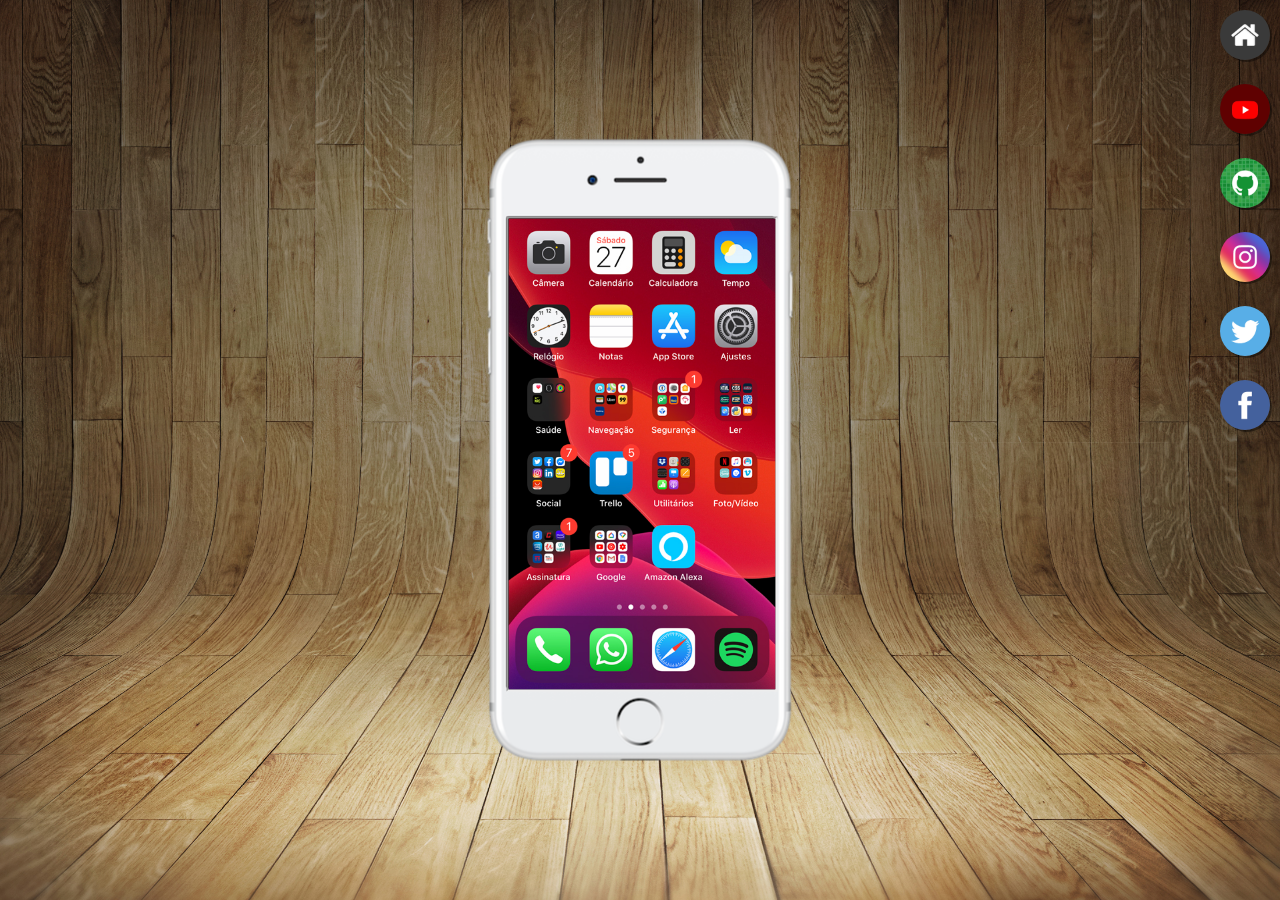
<file: index.html>
<!DOCTYPE html>
<html lang="pt-br">
<head>
    <meta charset="UTF-8">
    <meta name="viewport" content="width=device-width, initial-scale=1.0">
    <link rel="shortcut icon" href="favicon.ico" type="image/x-icon">
    <link rel="stylesheet" href="estilos/style.css">
    <title>Projeto Redes Sociais</title>
</head>
<body>
    <main>
        <section id="telefone">
         <iframe src="home.html" name="tela" id="tela">
            Seu navegador não é compatível com isso.
         </iframe>
        </section>
        <section id="redes-sociais">
            <a href="home.html" target="tela"><img src="imagens/logo-home.jpg" alt="Home"></a><br>
            <a href="youtube.html" target="tela"><img src="imagens/logo-youtube.jpg" alt="YouTube"></a><br>
            <a href="github.html" target="tela"><img src="imagens/logo-github.jpg" alt="GitHub"></a><br>
            <a href="instagram.html" target="tela"><img src="imagens/logo-instagram.jpg" alt="Instagram"></a><br>
            <a href="twitter.html" target="tela"><img src="imagens/logo-twitter.jpg" alt="Twitter"></a><br>
            <a href="facebook.html" target="tela"><img src="imagens/logo-facebook.jpg" alt="Facebook"></a>
        </a>
        </section>
    </main>
    
</body>
</html>
</file>
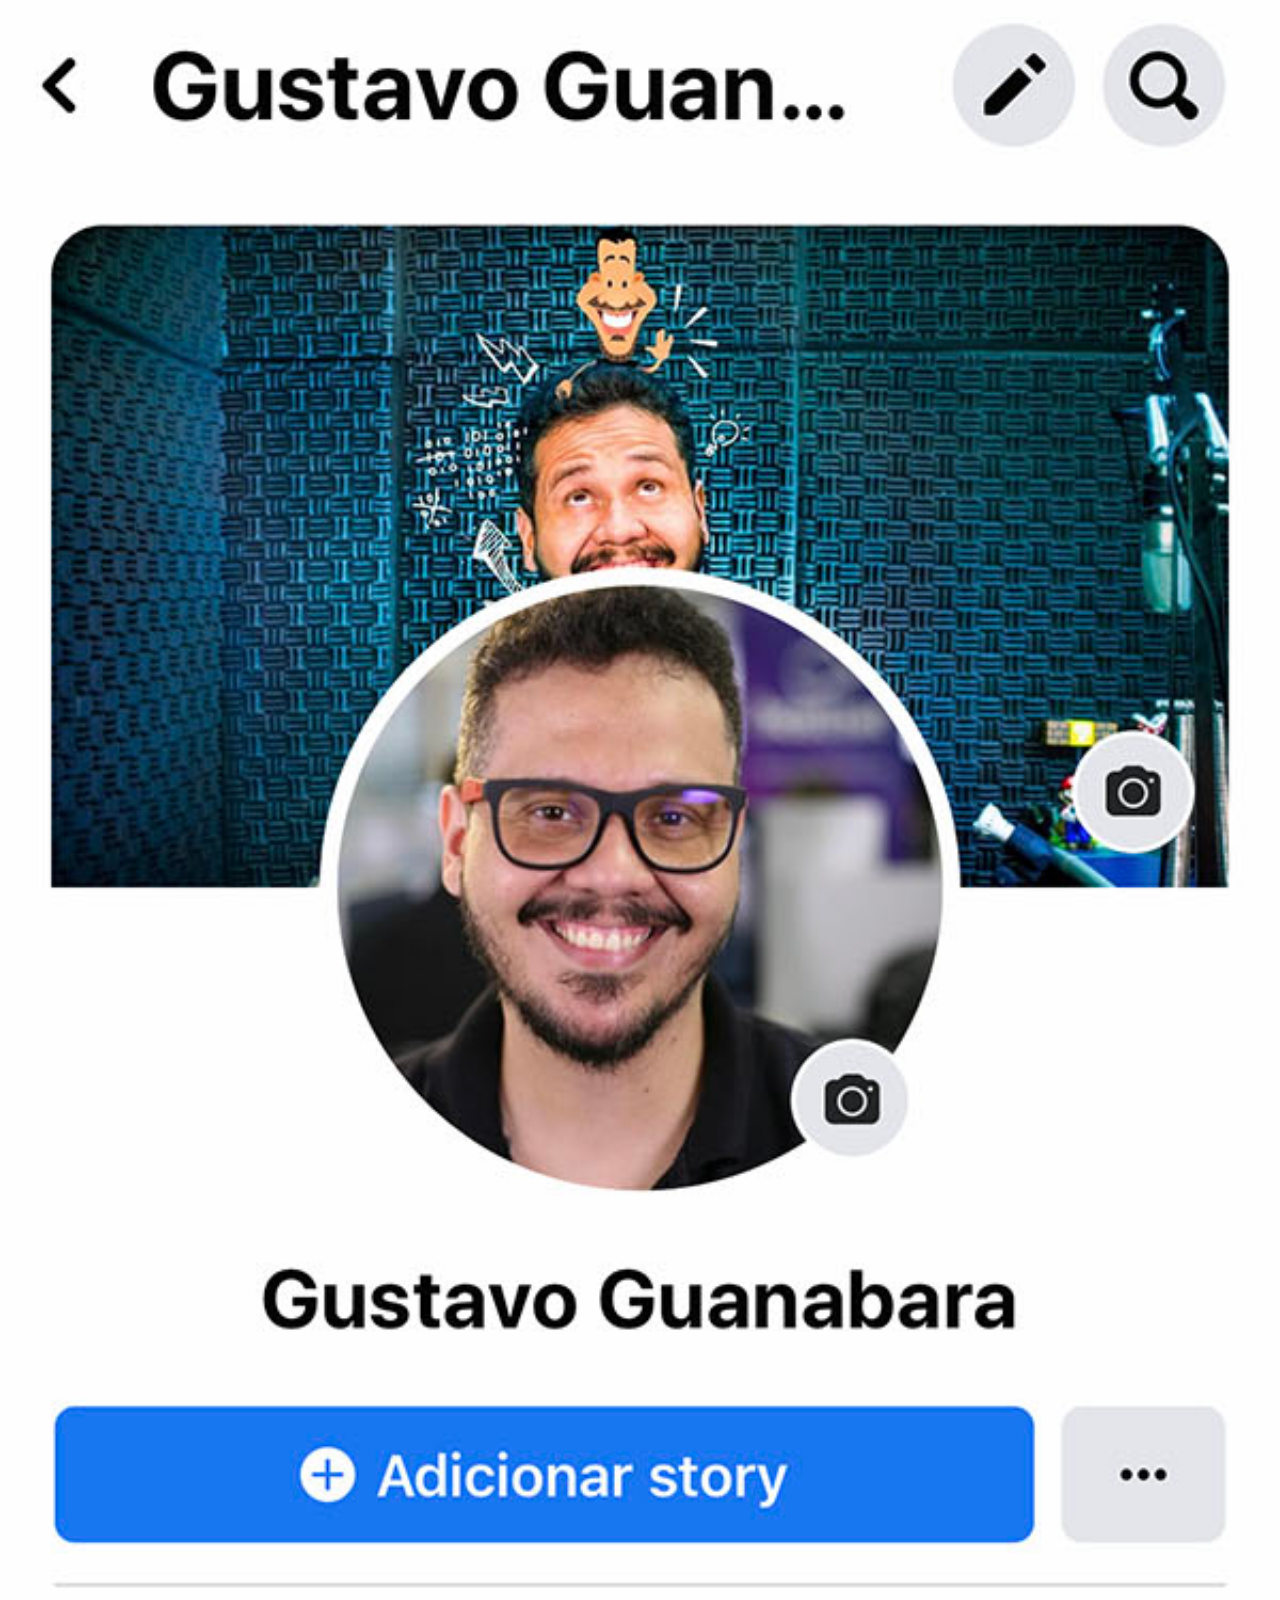
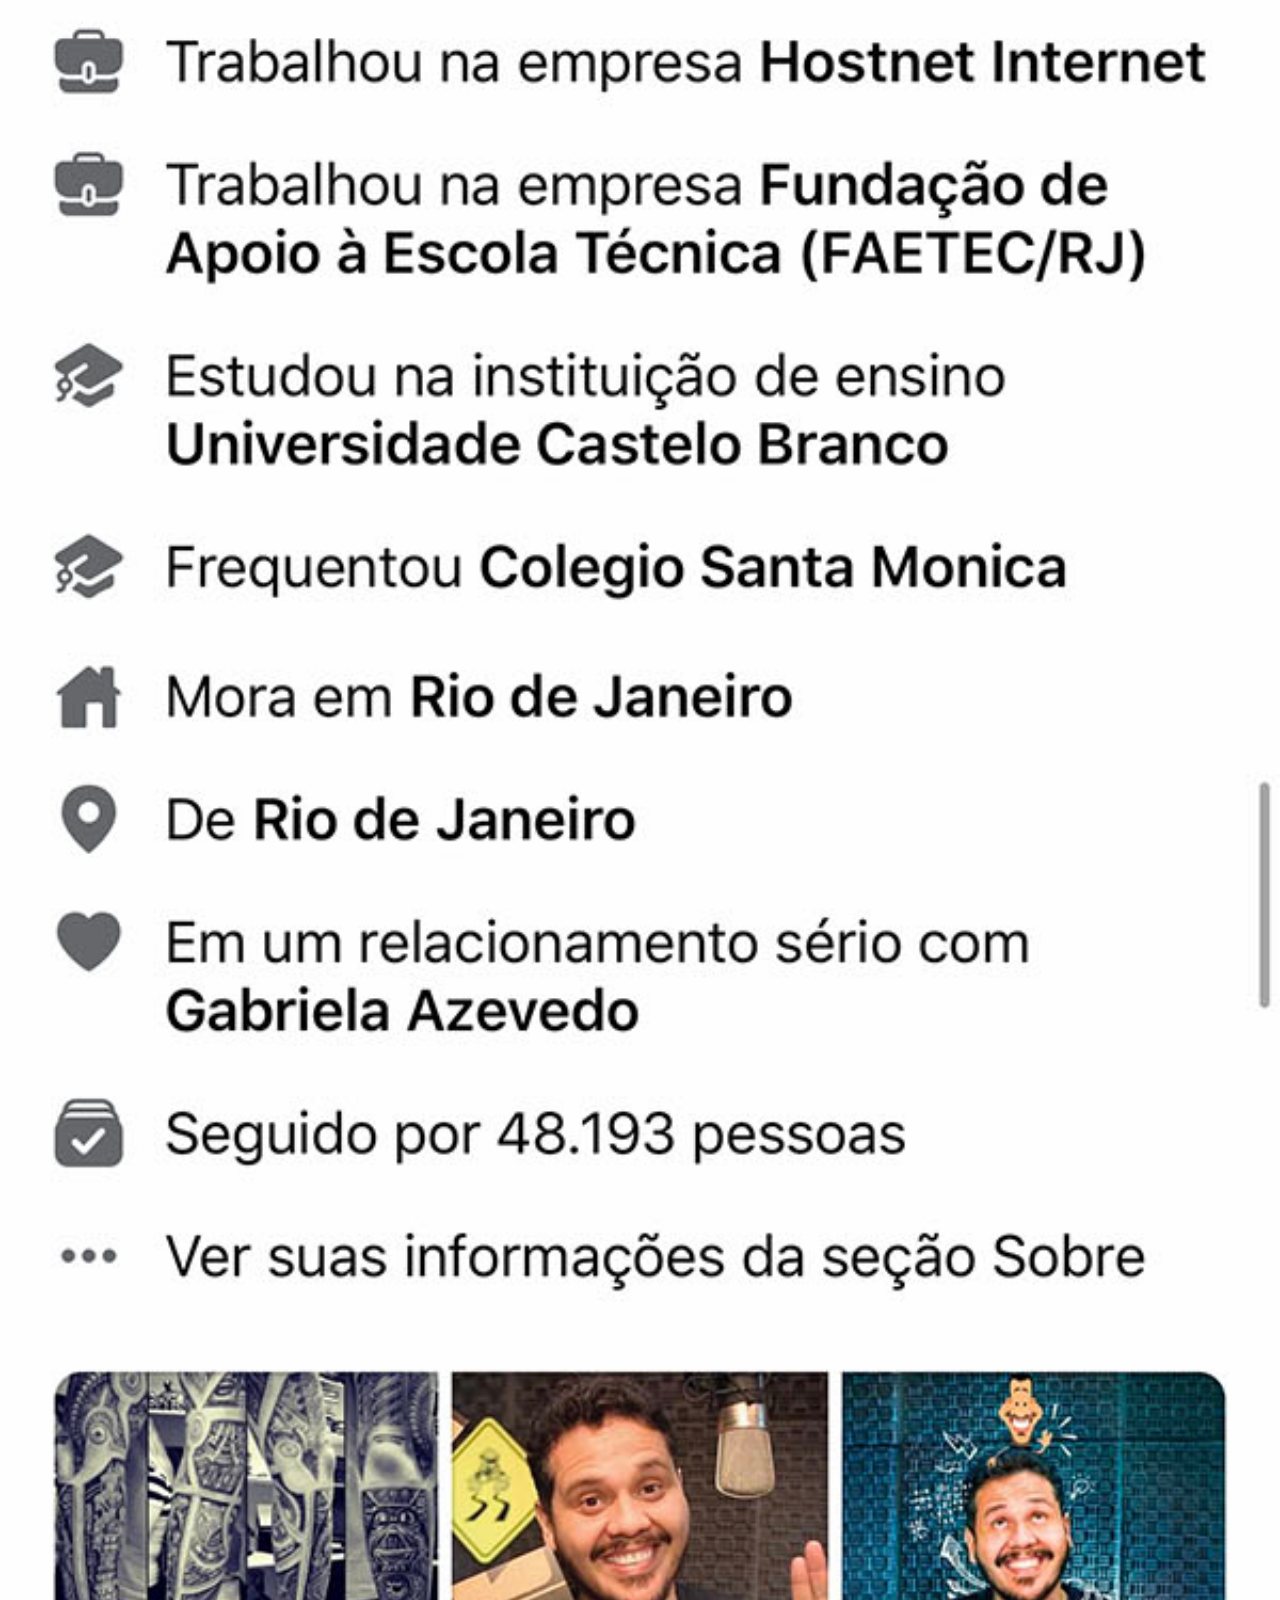
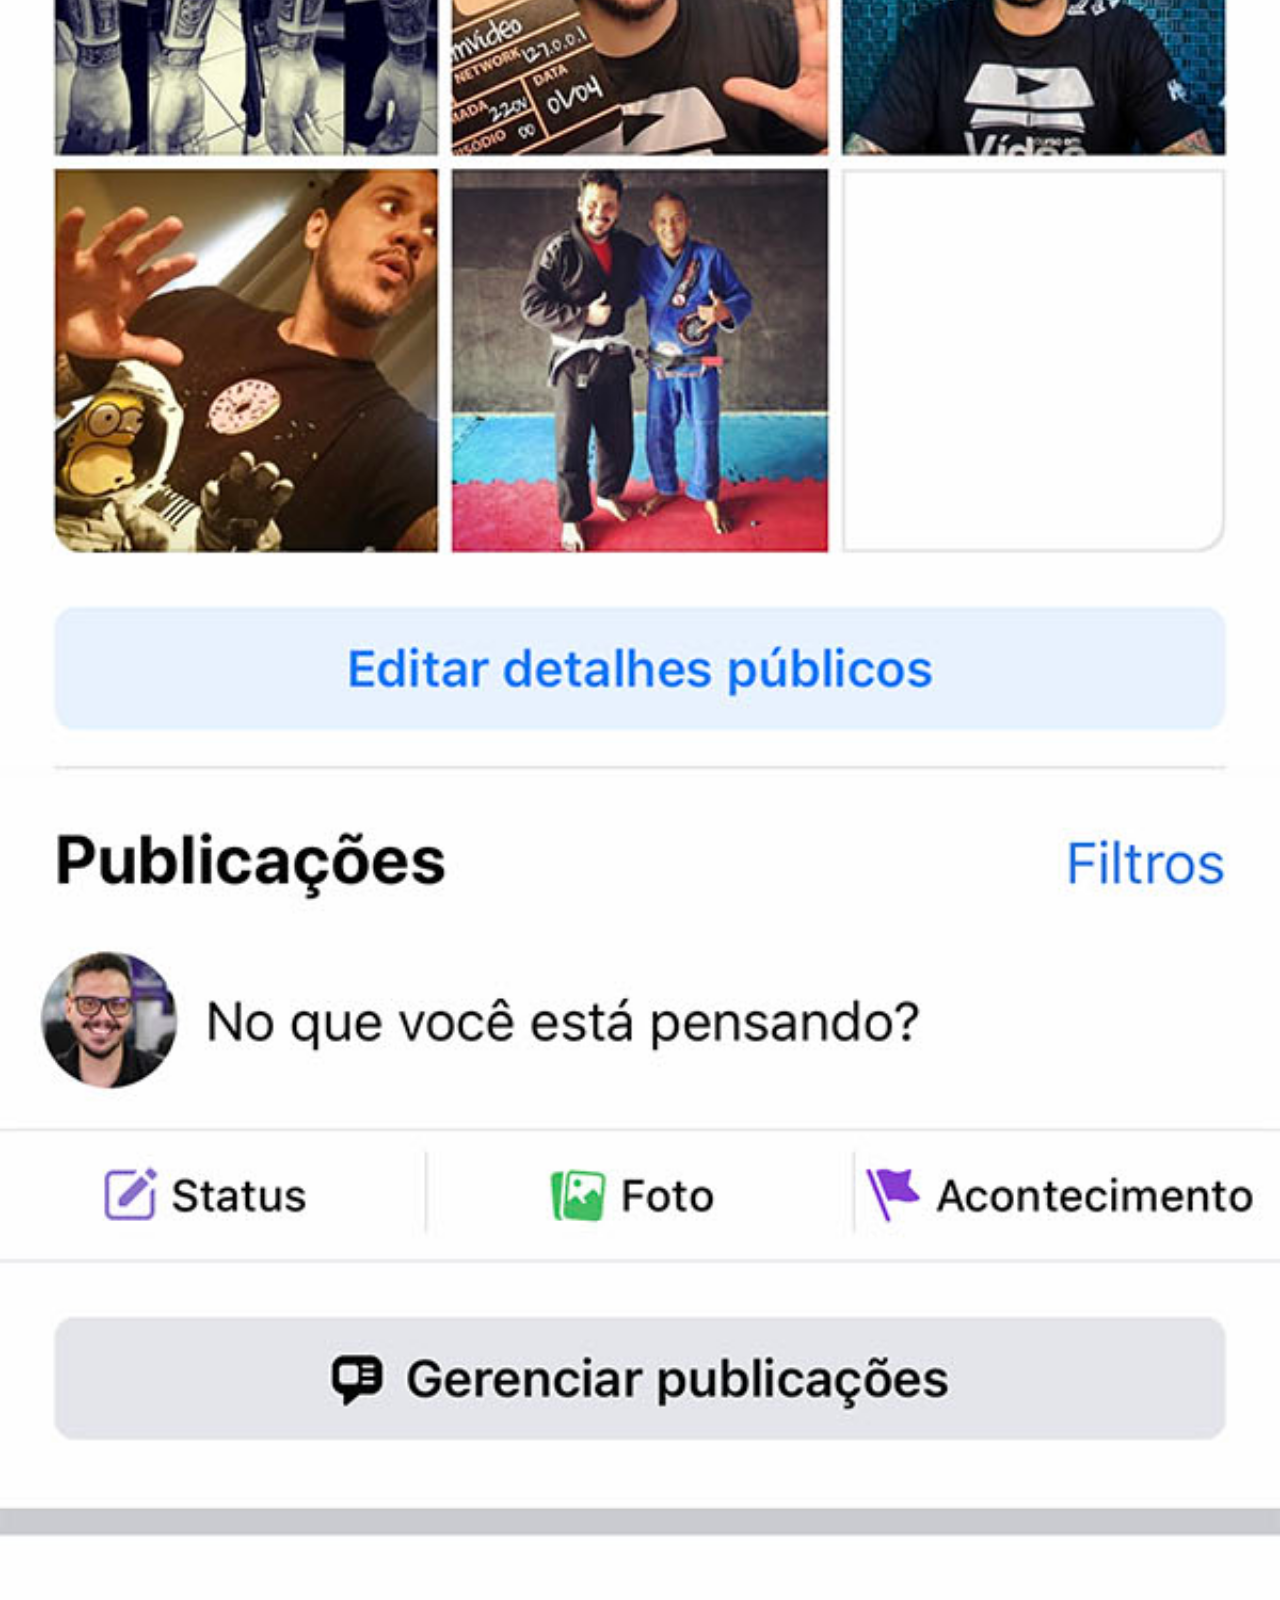
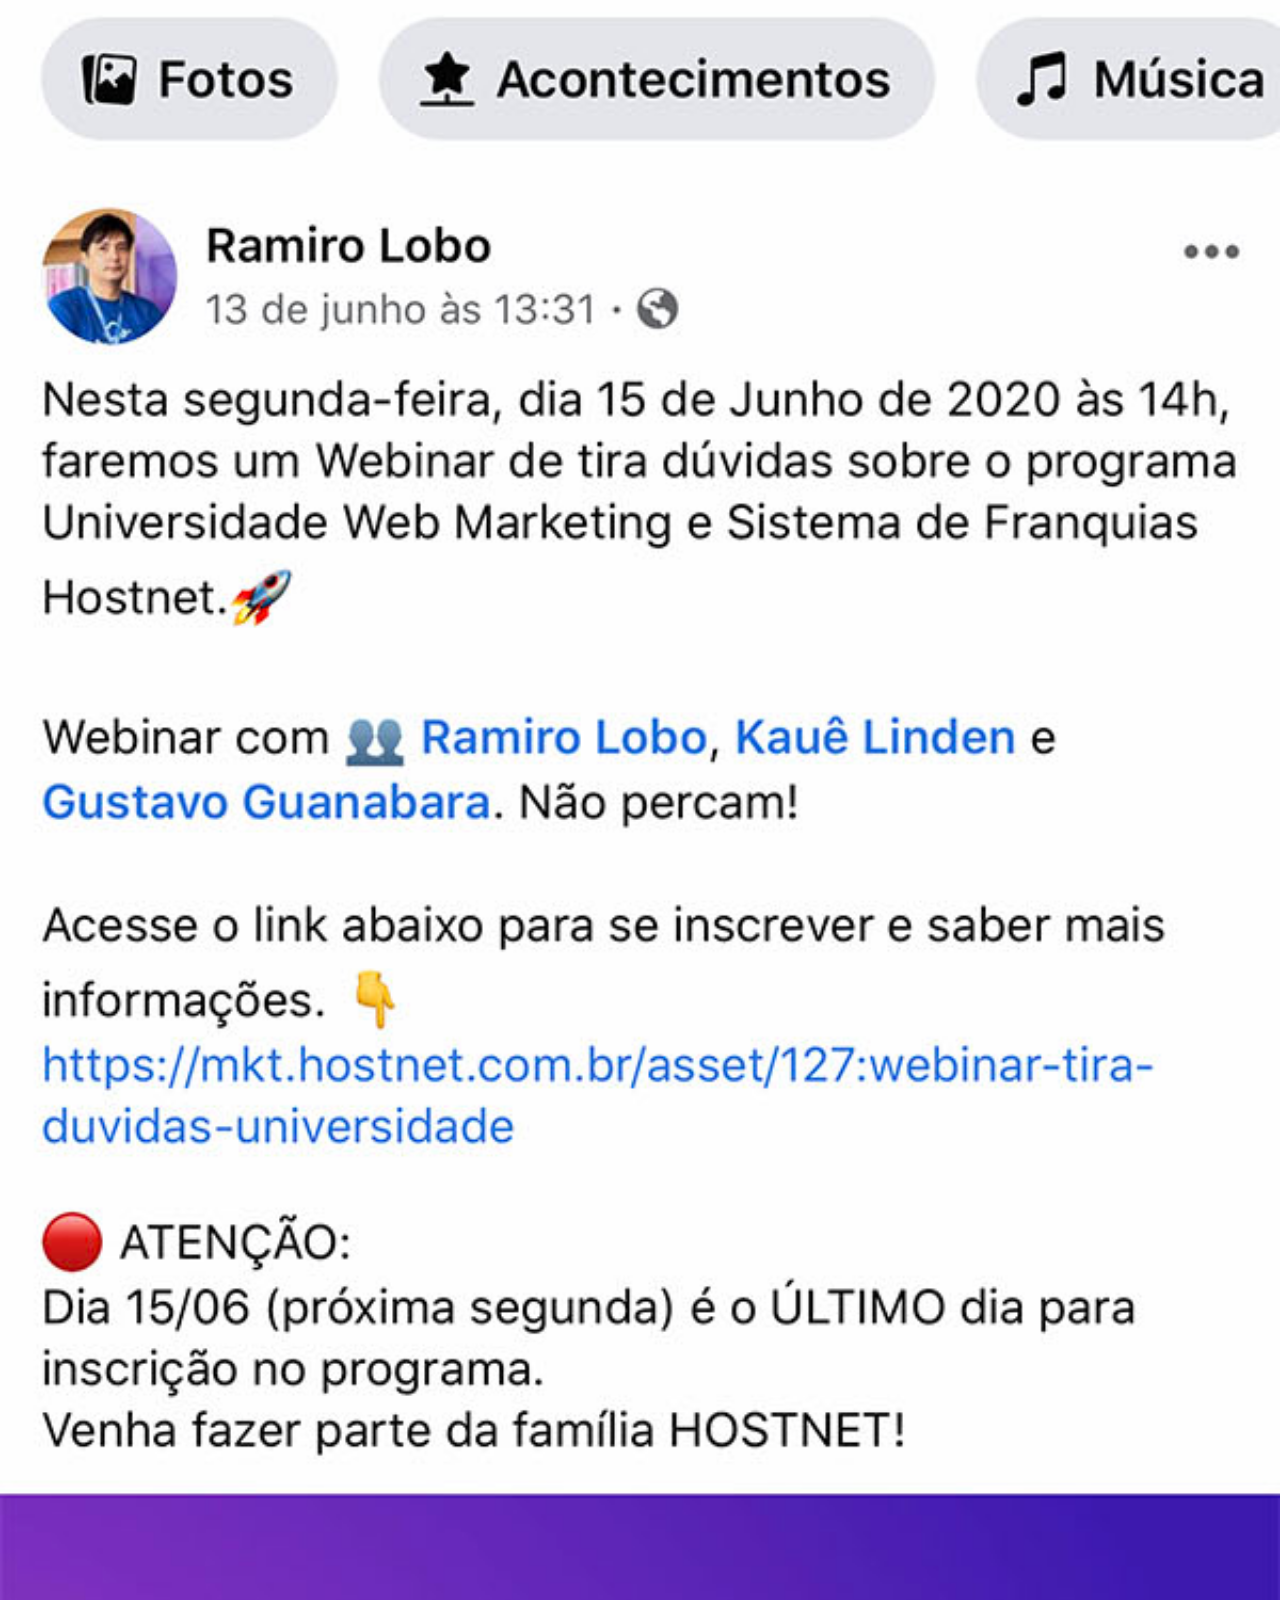
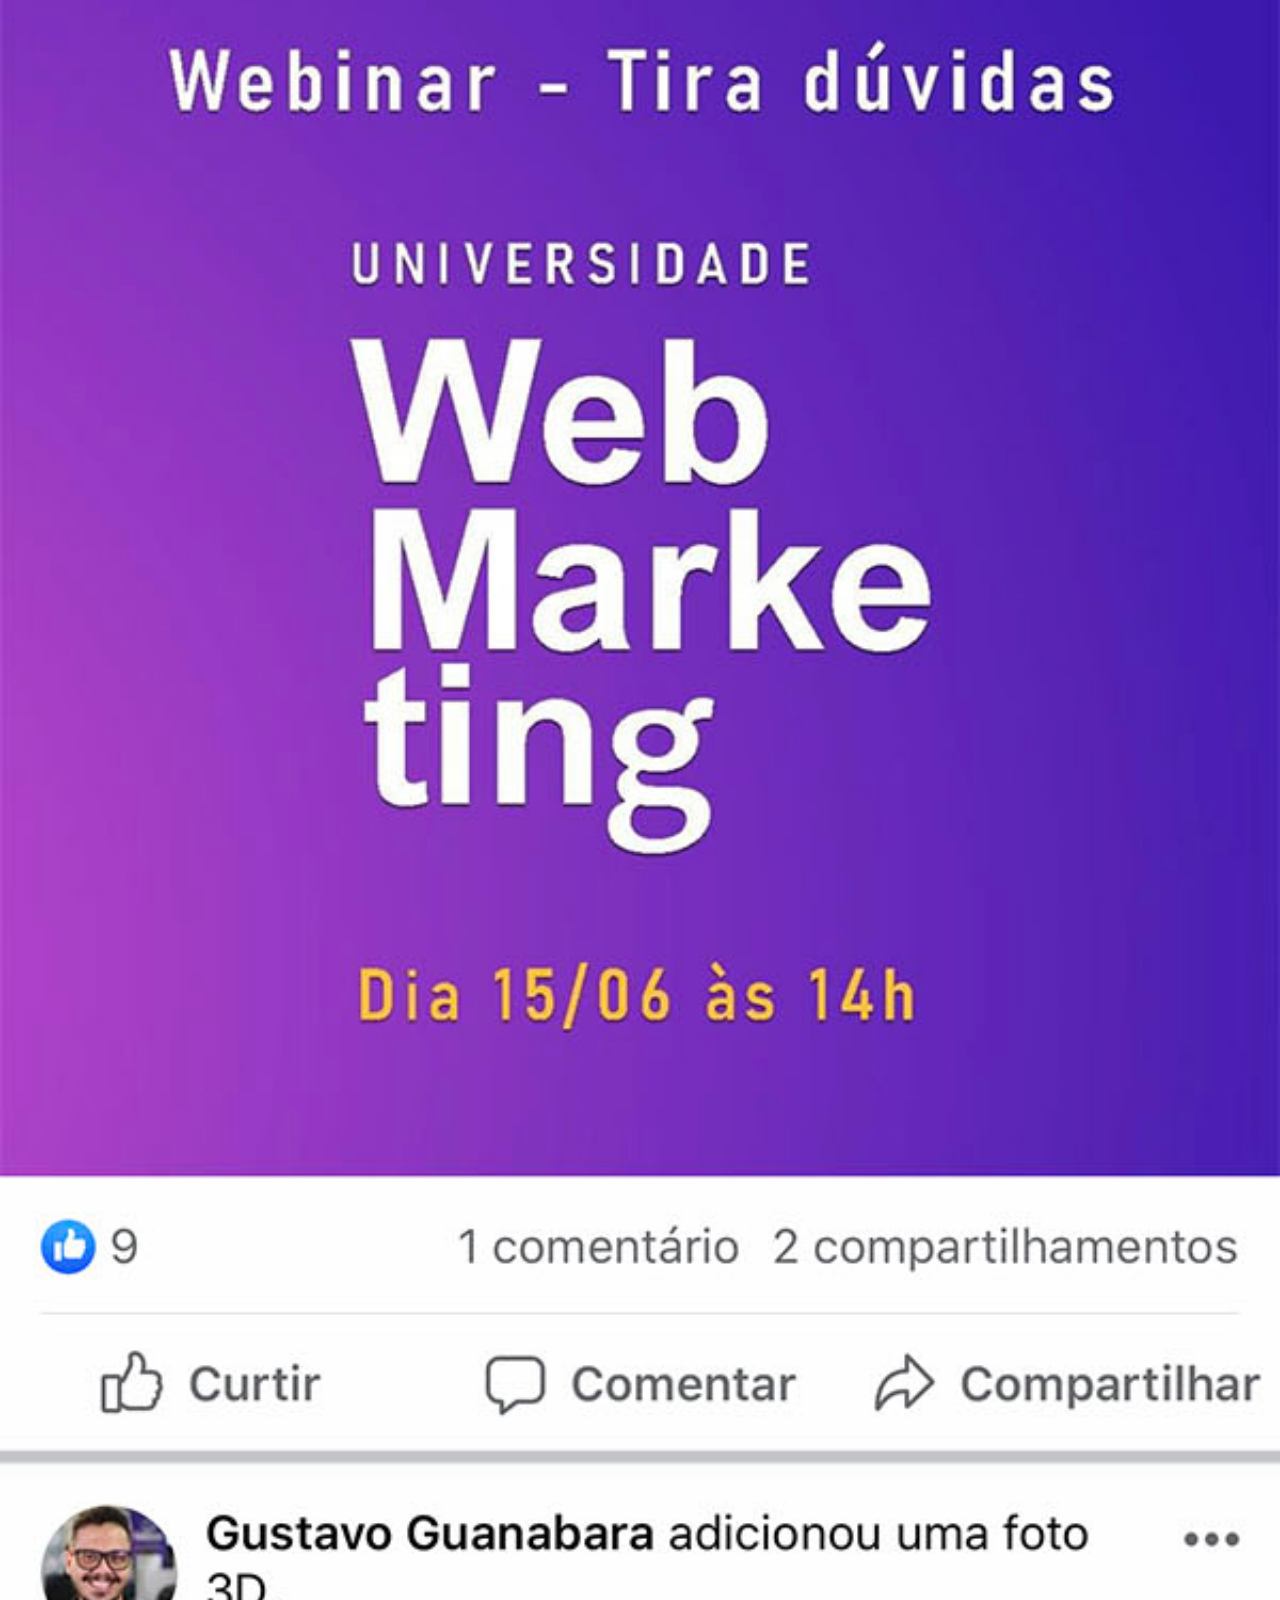
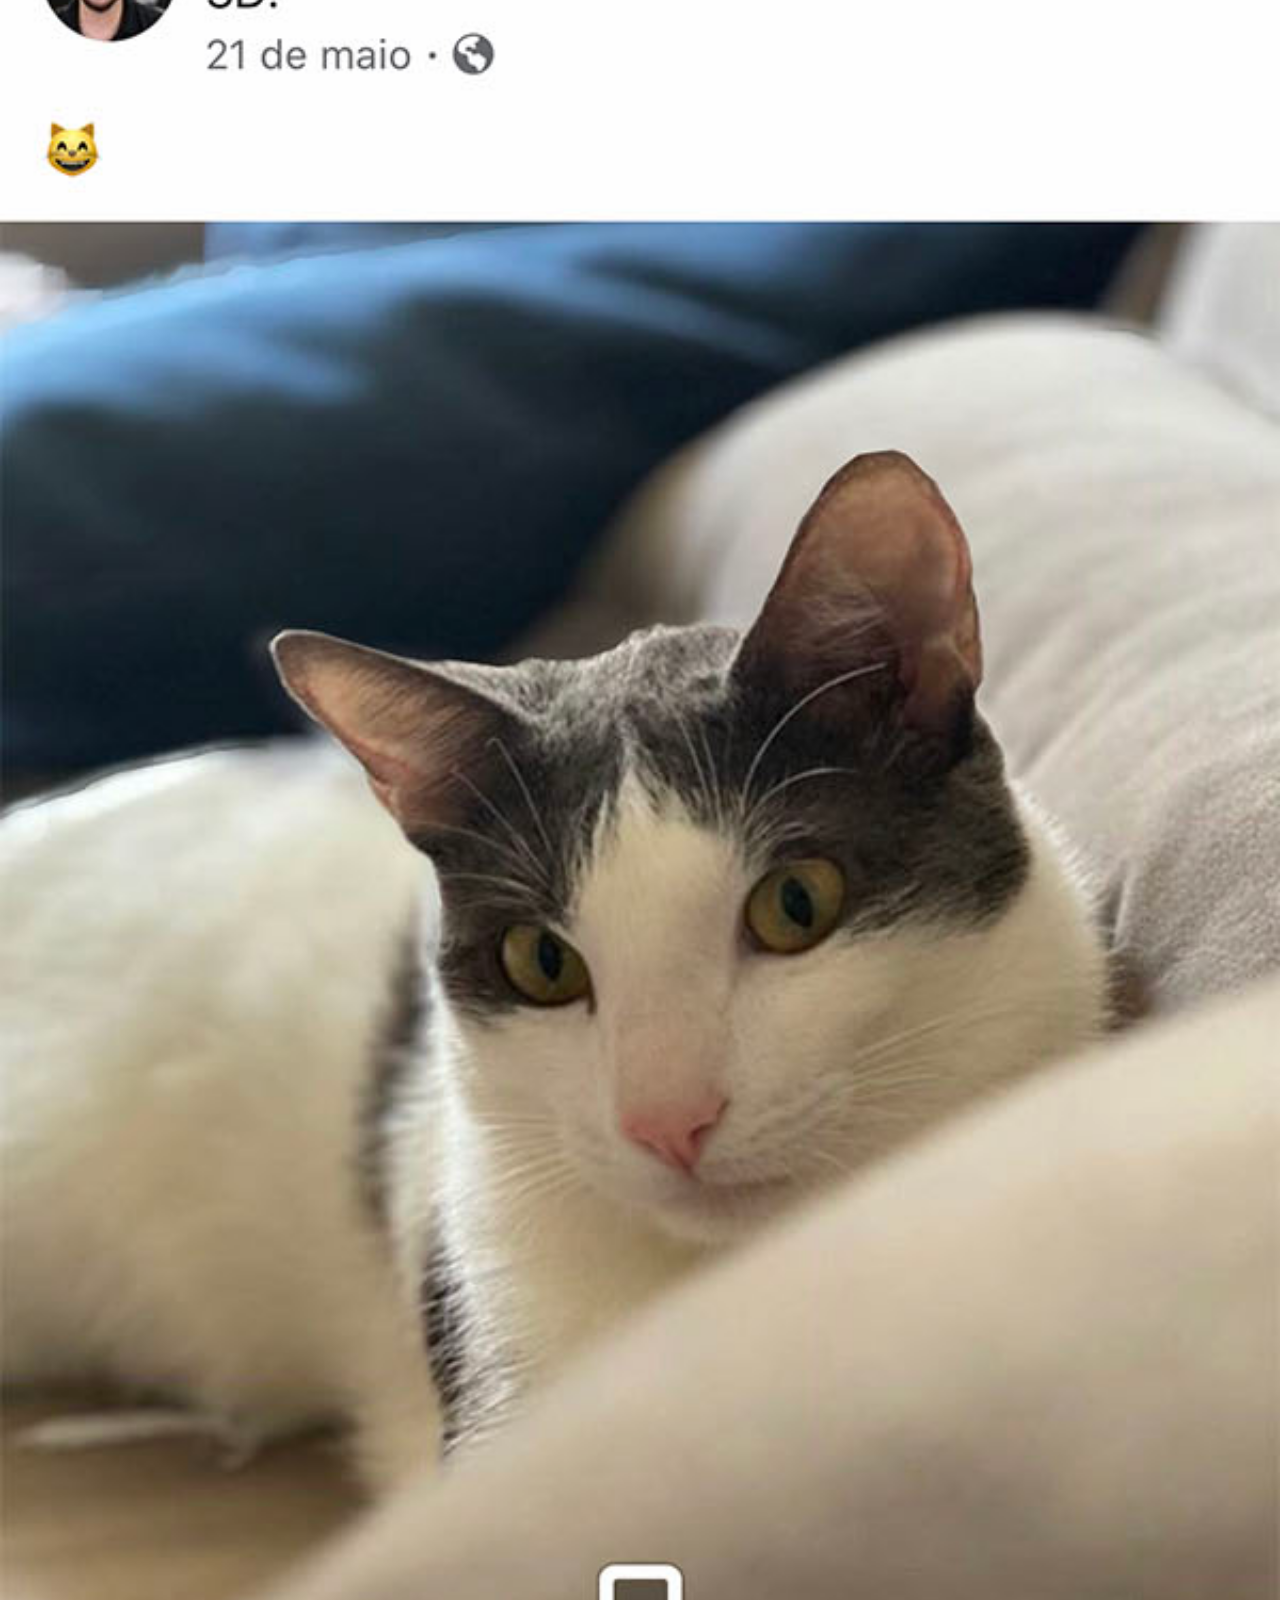
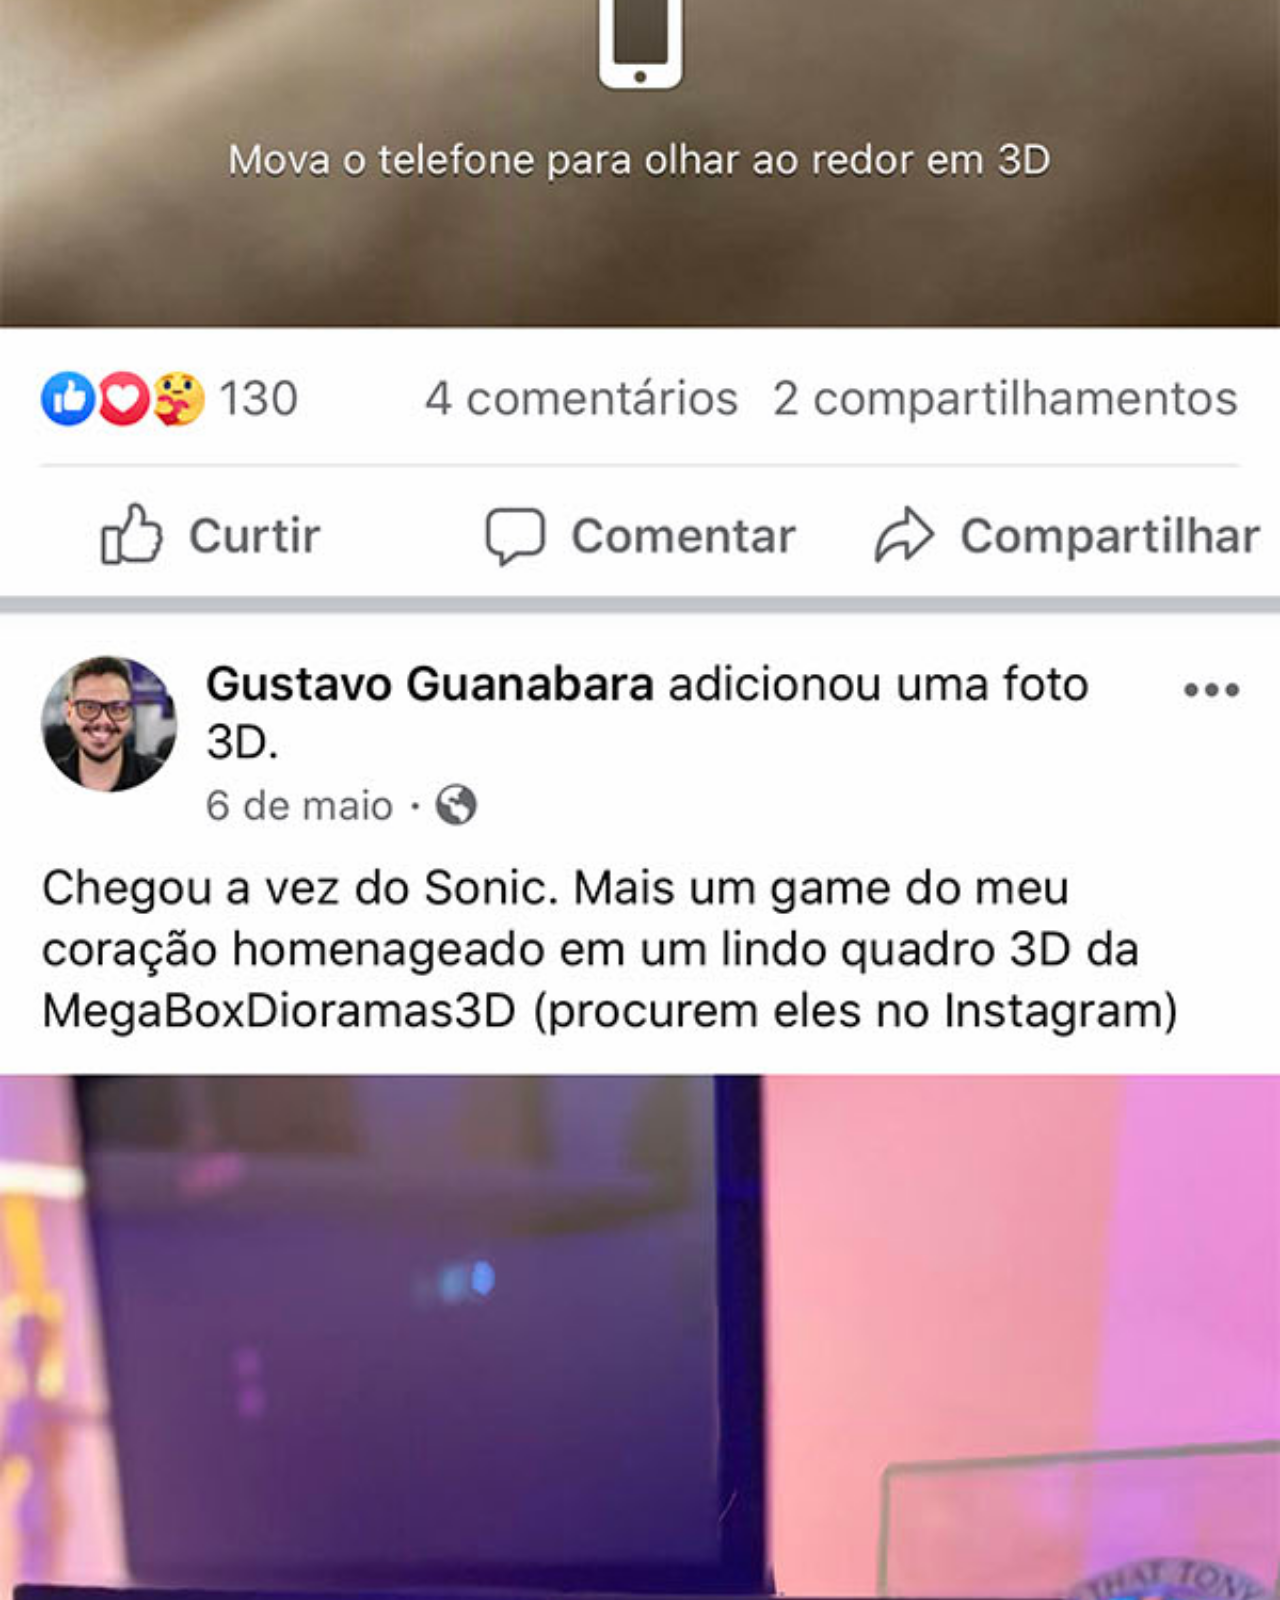
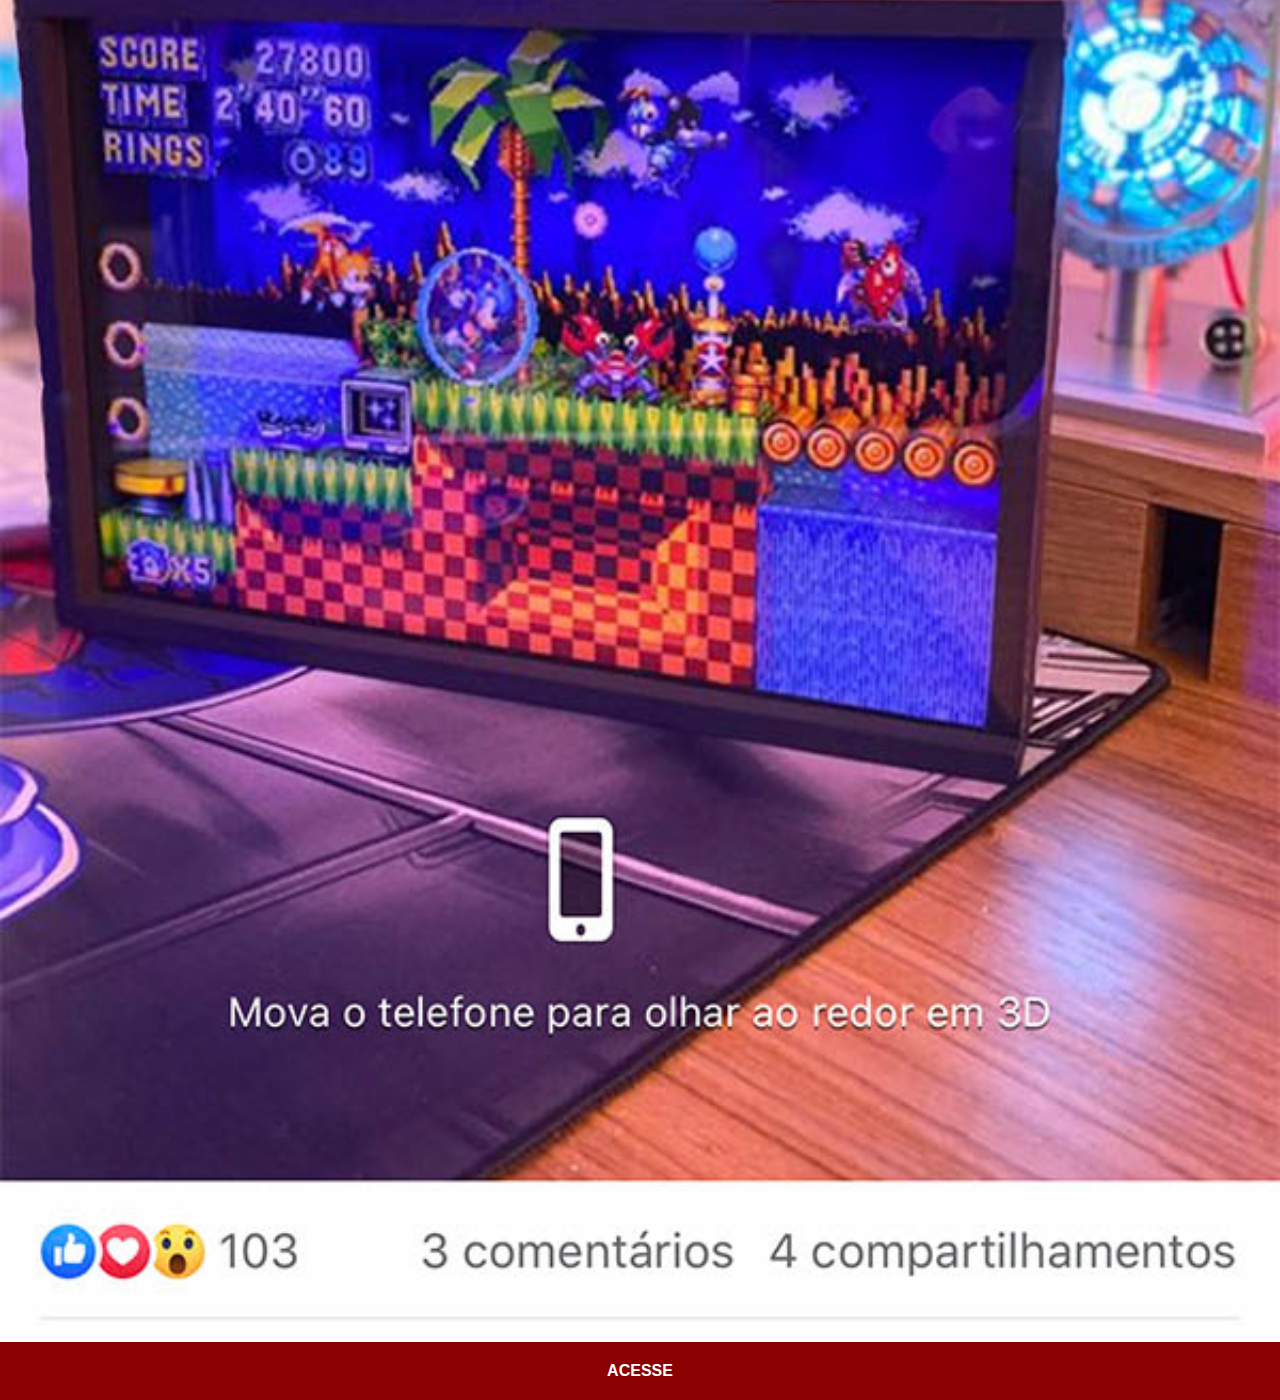
<file: facebook.html>
<!DOCTYPE html>
<html lang="pt-br">
<head>
    <meta charset="UTF-8">
    <meta name="viewport" content="width=device-width, initial-scale=1.0">
    <title>Facebook</title>
    <link rel="stylesheet" href="estilos/social.css">
</head>
<body>
    <img src="imagens/tela-facebook.jpg" alt="Facebook">
    <a href="https://www.facebook.com/gustavoguanabara/?locale=pt_BR" target="_blank">ACESSE</a>
    
</body>
</html>
</file>
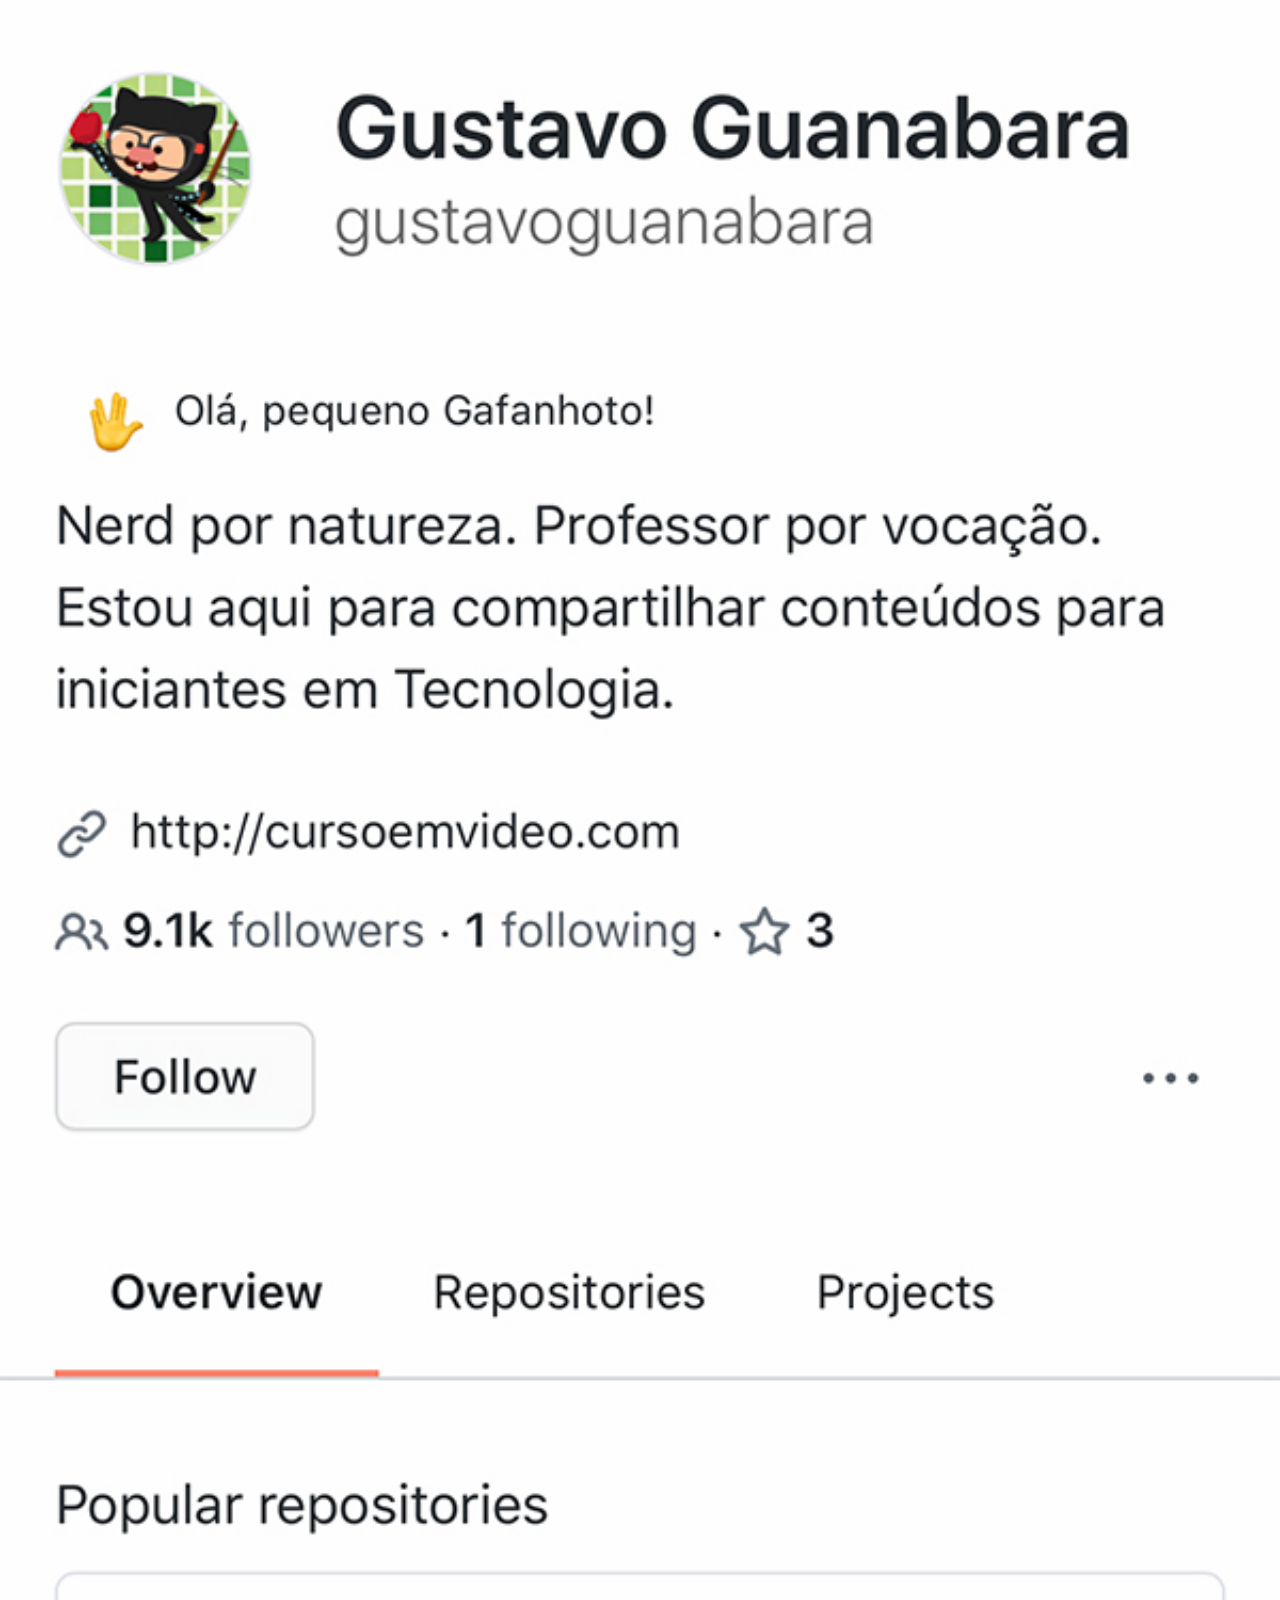
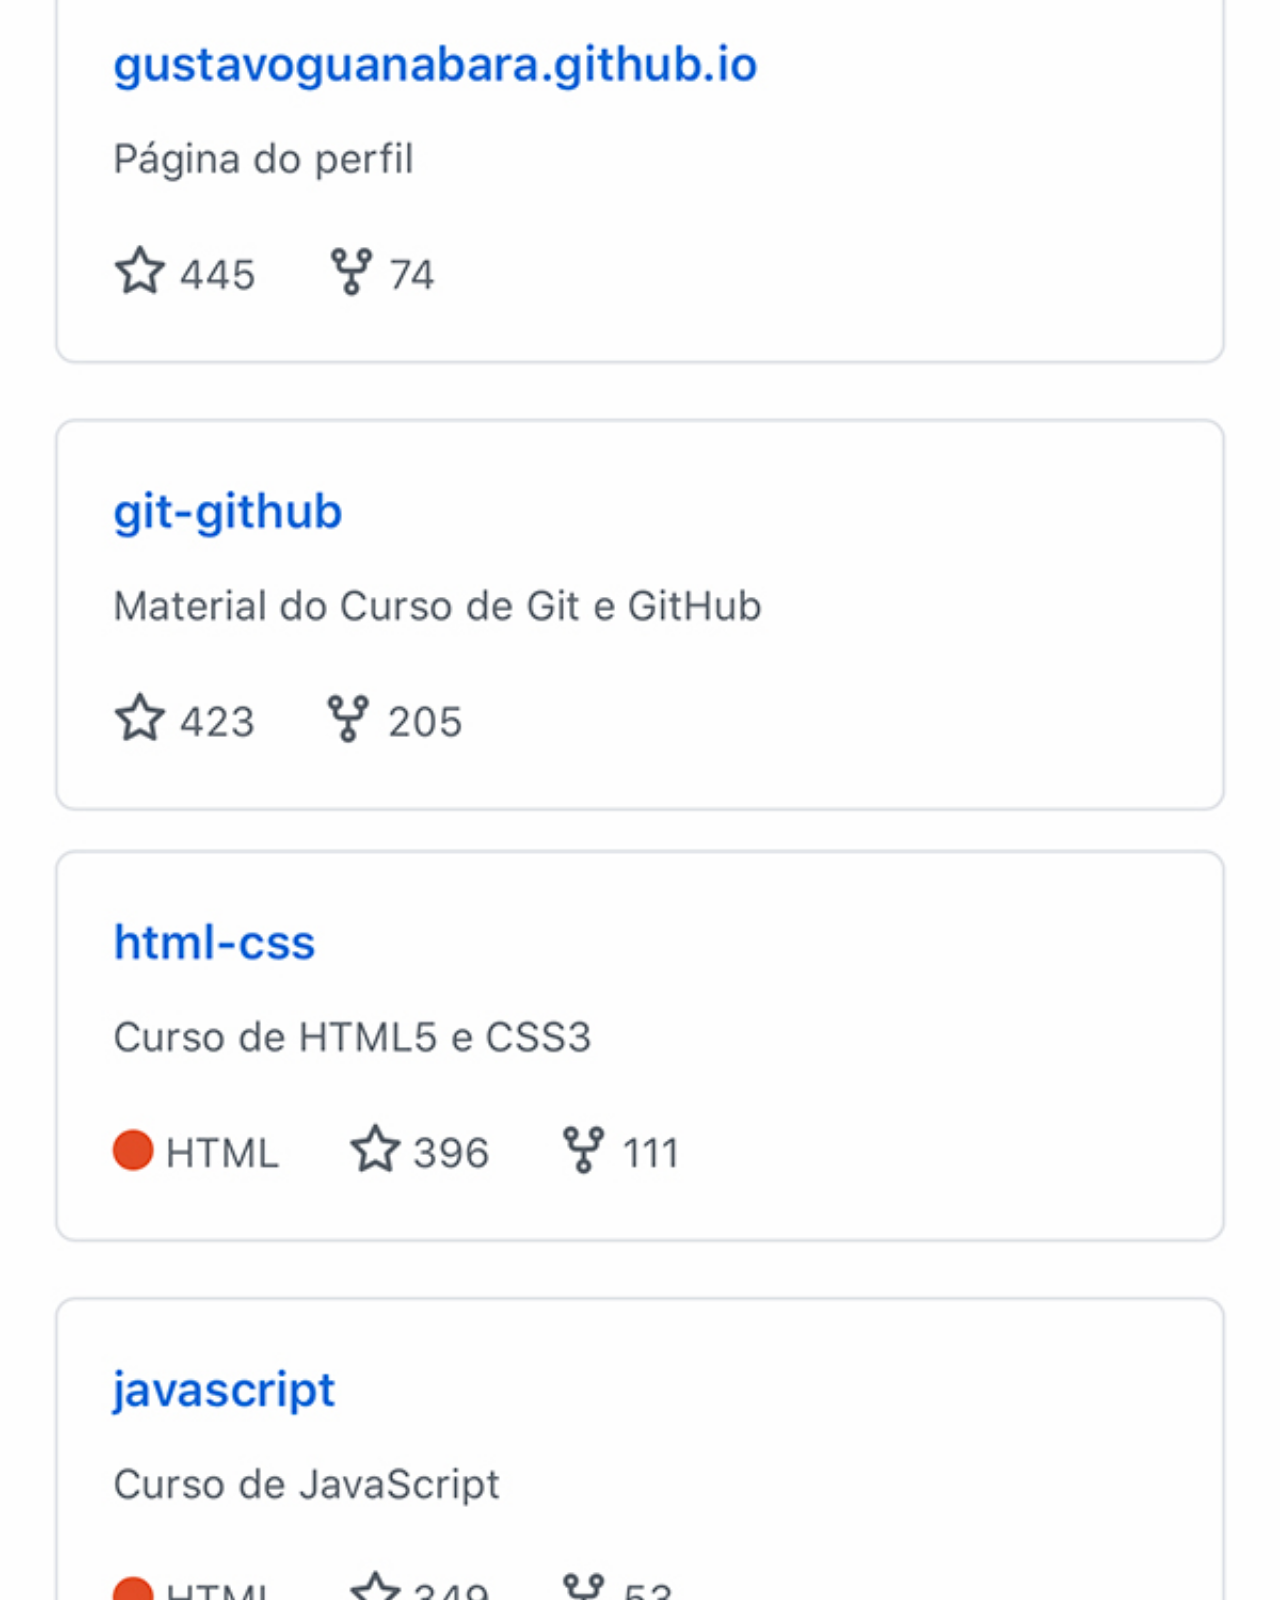
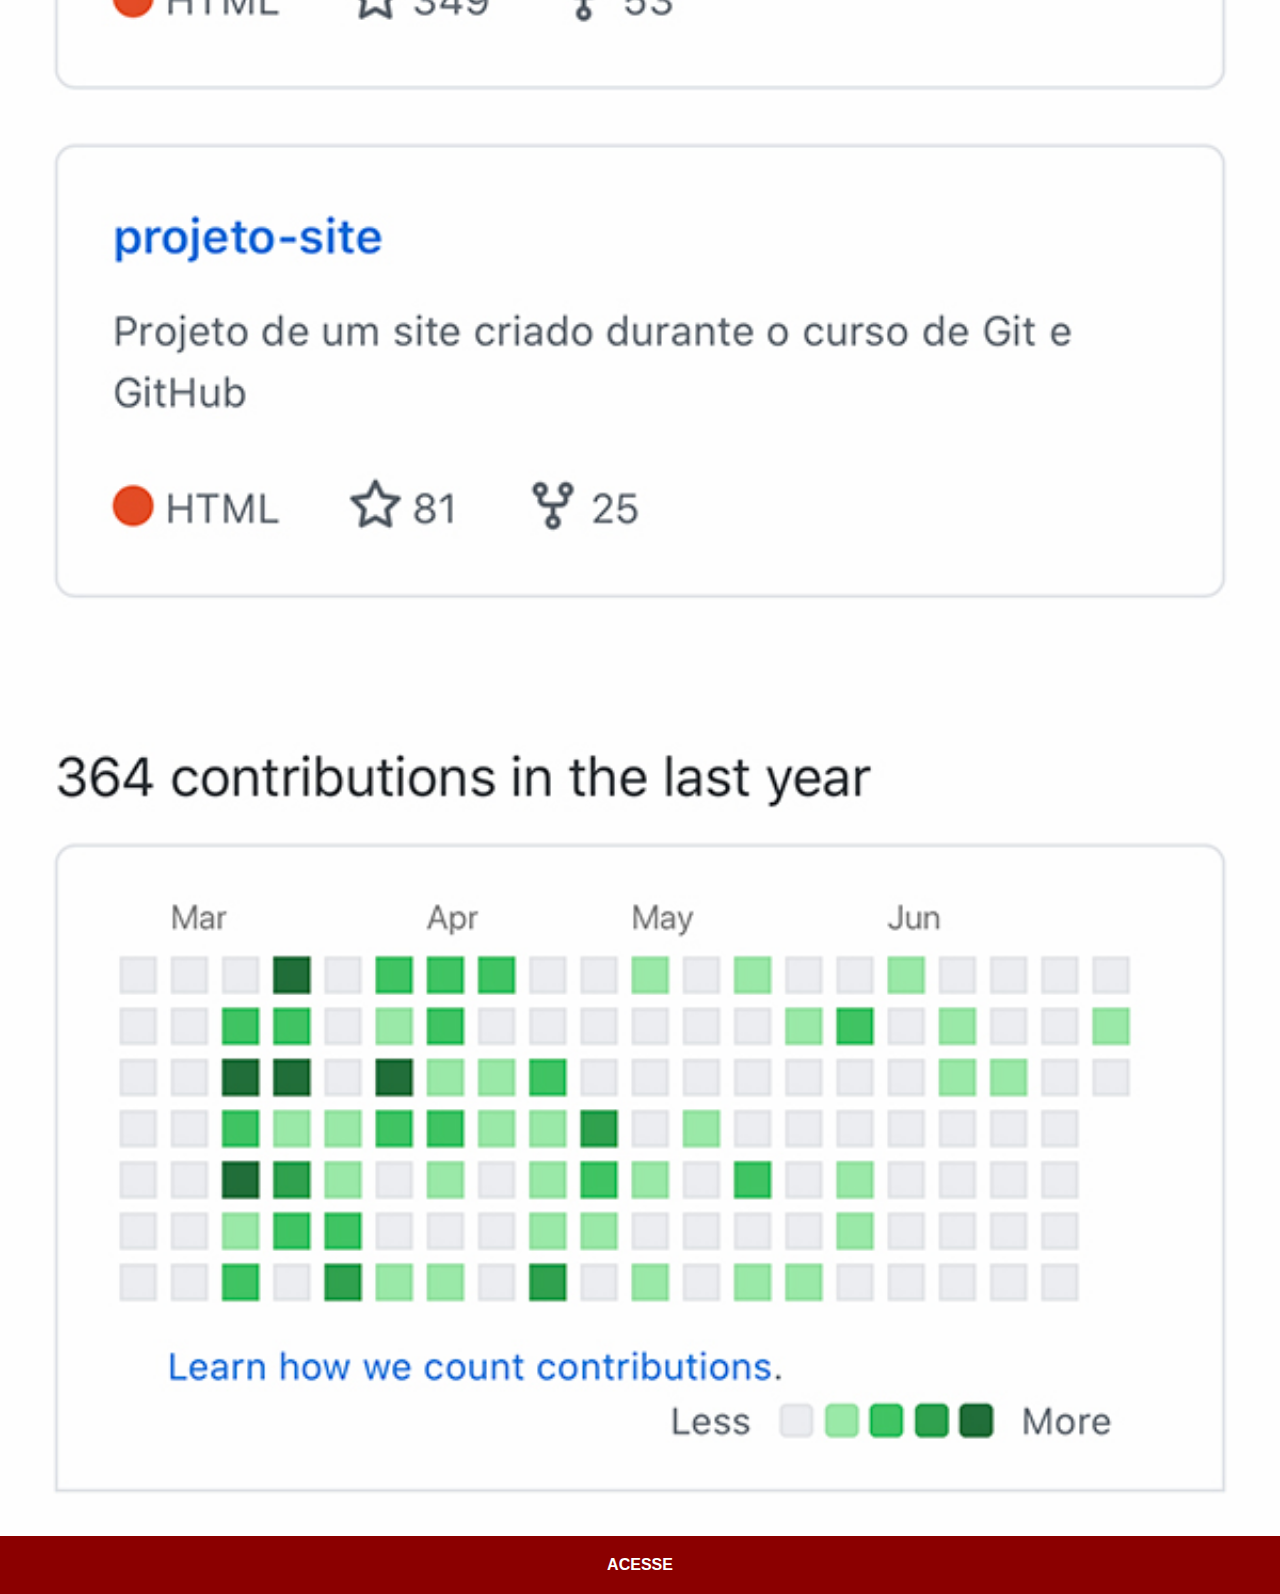
<file: github.html>
<!DOCTYPE html>
<html lang="pt-br">
<head>
    <meta charset="UTF-8">
    <meta name="viewport" content="width=device-width, initial-scale=1.0">
    <title>GitHub</title>
    <link rel="stylesheet" href="estilos/social.css">
    
</head>
<body>
    <img src="imagens/tela-github.jpg" alt="GitHub">
    <a href="https://github.com/gustavoguanabara/html-css/tree/master/exercicios" target="_blank">ACESSE</a>
    
</body>
</html>
</file>
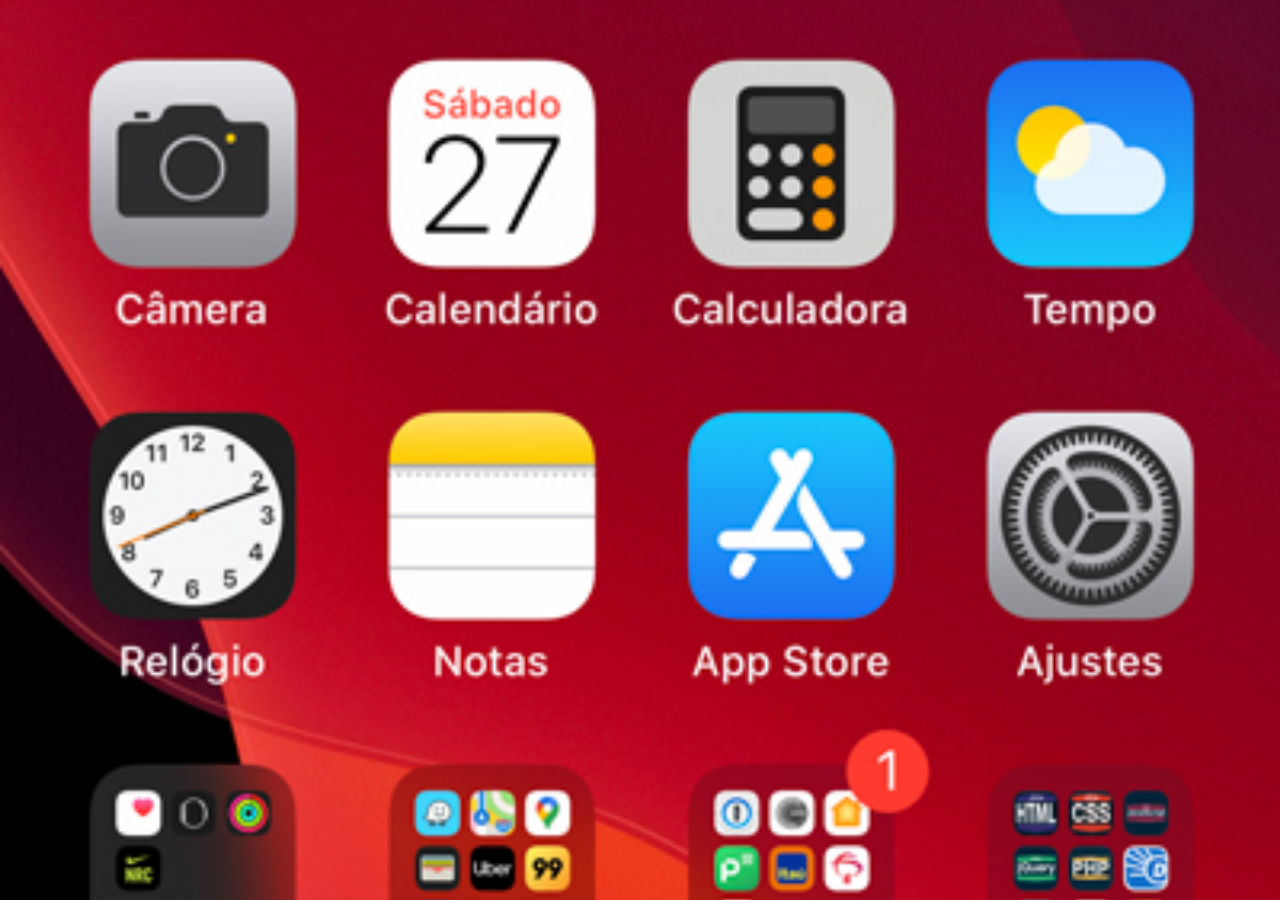
<file: home.html>
<!DOCTYPE html>
<html lang="pt-br">
<head>
    <meta charset="UTF-8">
    <meta name="viewport" content="width=device-width, initial-scale=1.0">
    <title>Home</title>
</head>
<style>
    *{
    margin: 0px;
    padding: 0px
    }

    body{
    width: 100vw;
    height: 100vh;
    background: black url('imagens/tela-home.jpg') no-repeat top center;
    background-size: cover;


    }
</style>
<body>
    
</body>
</html>
</file>
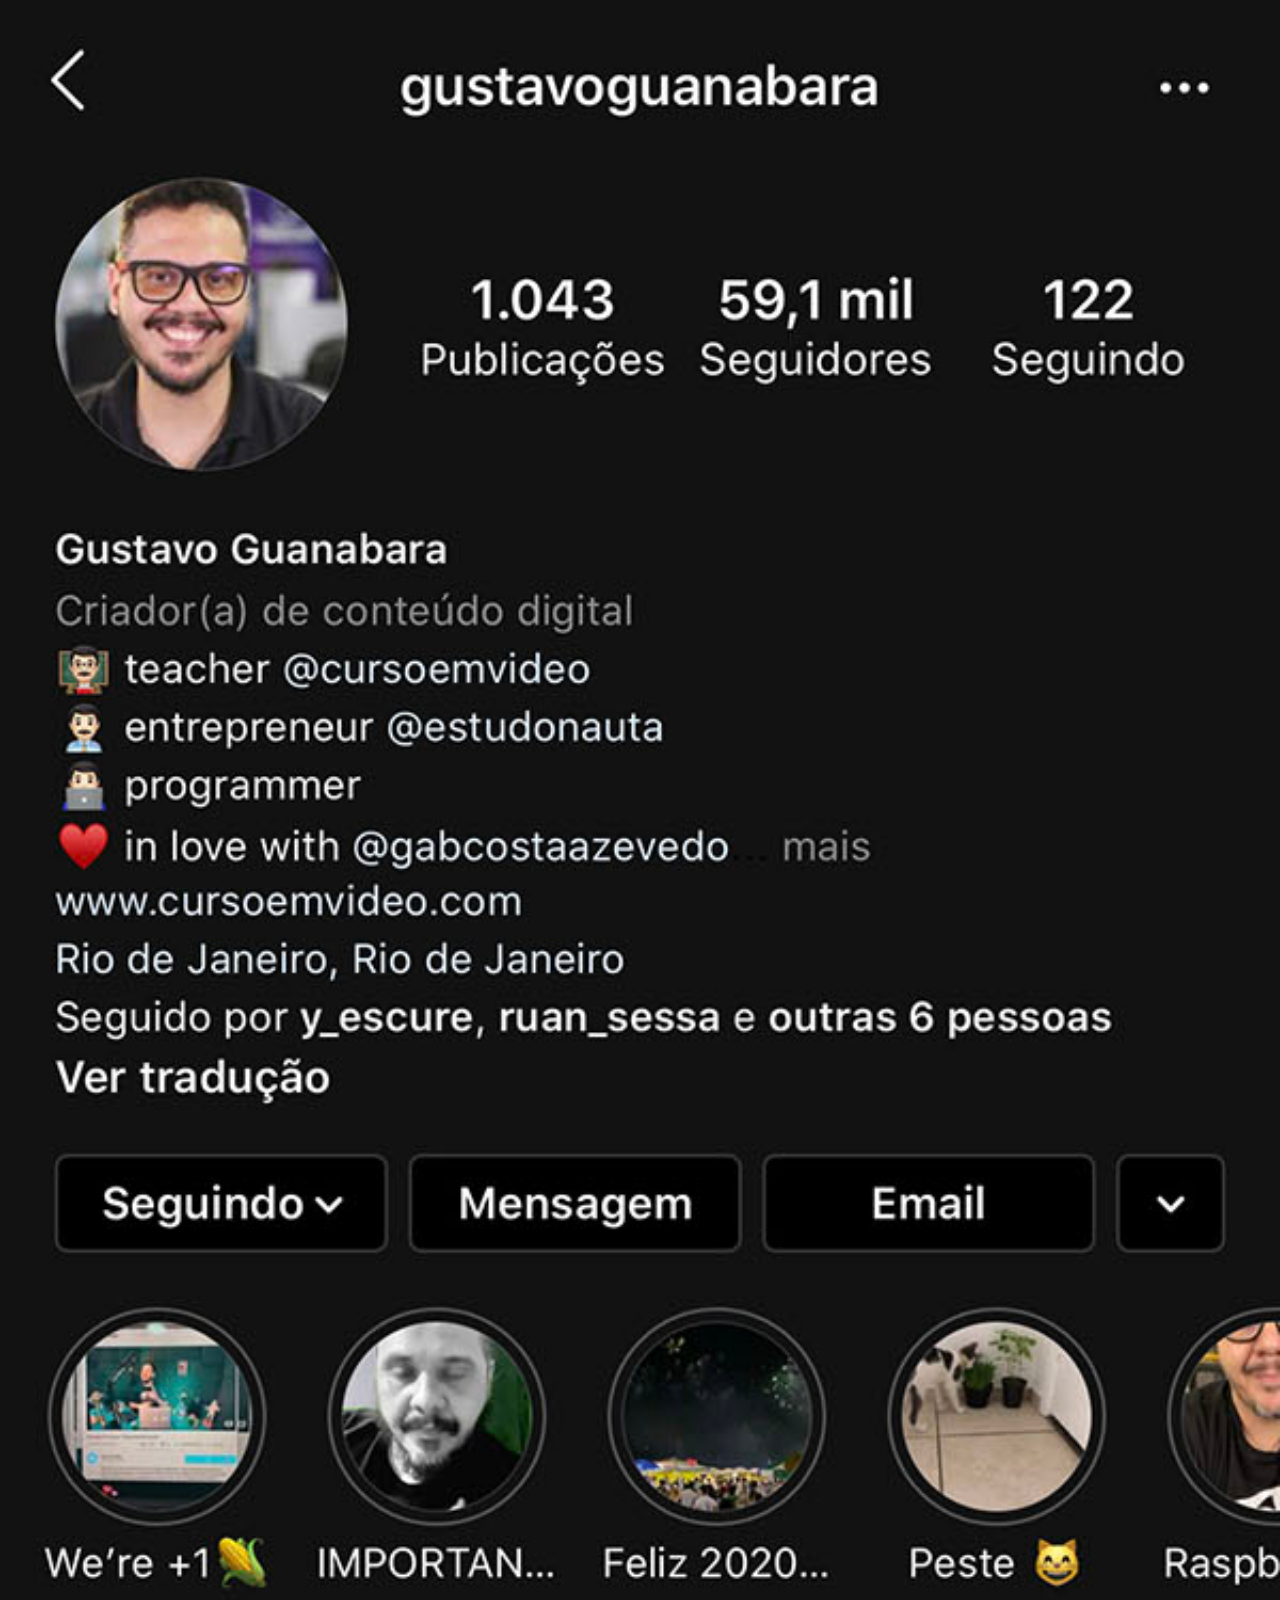
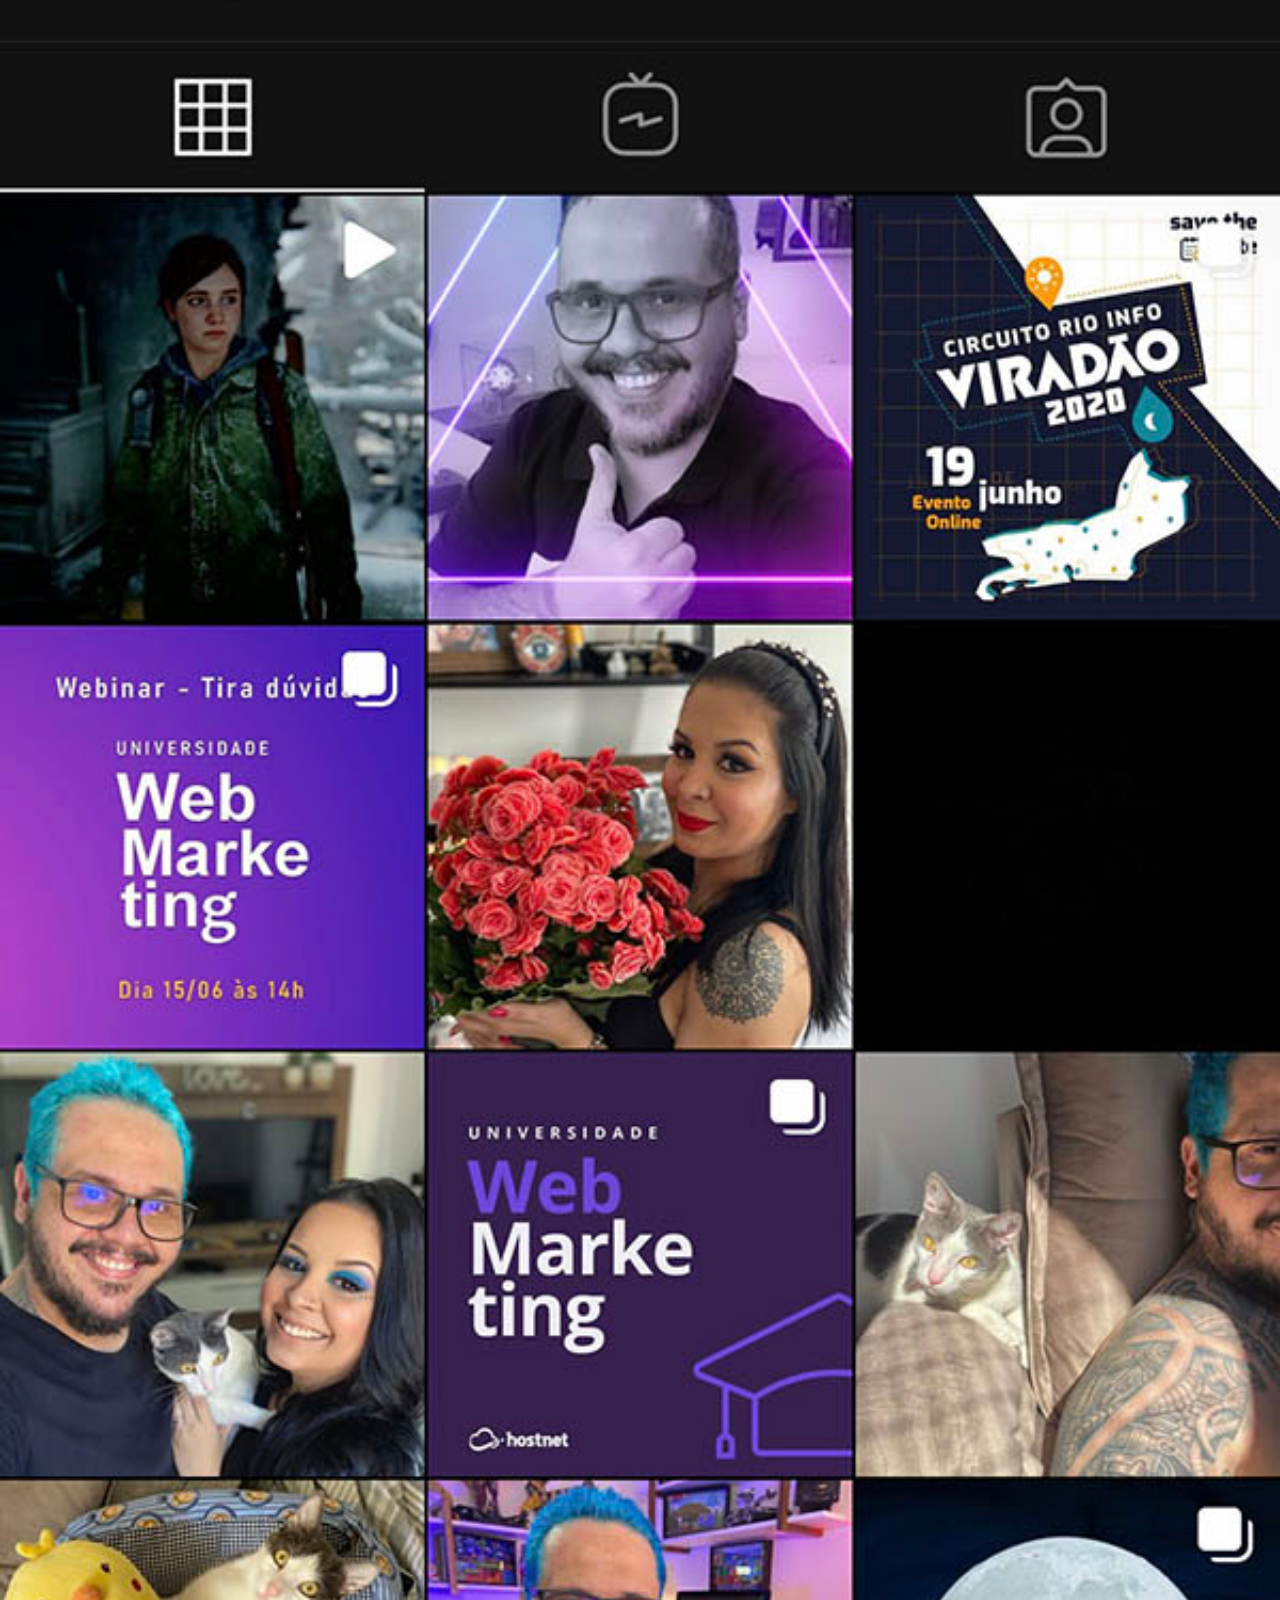
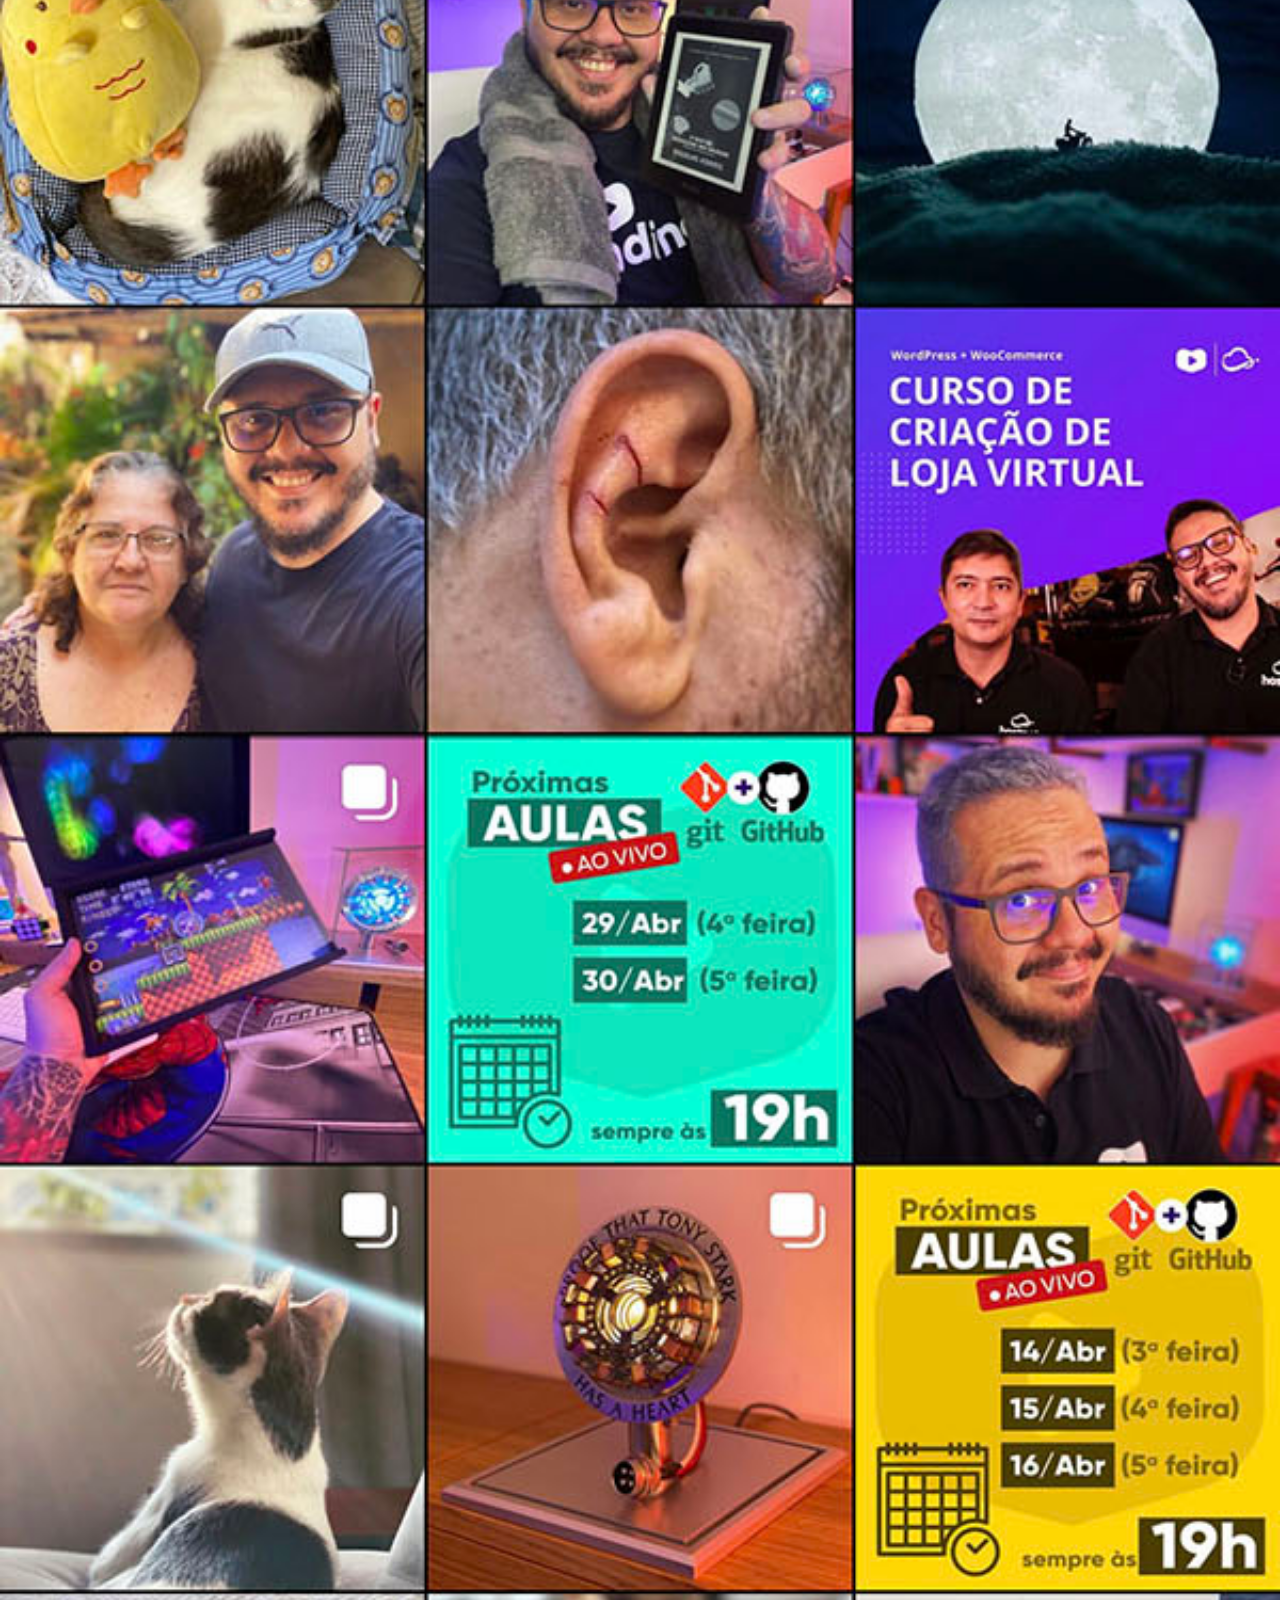
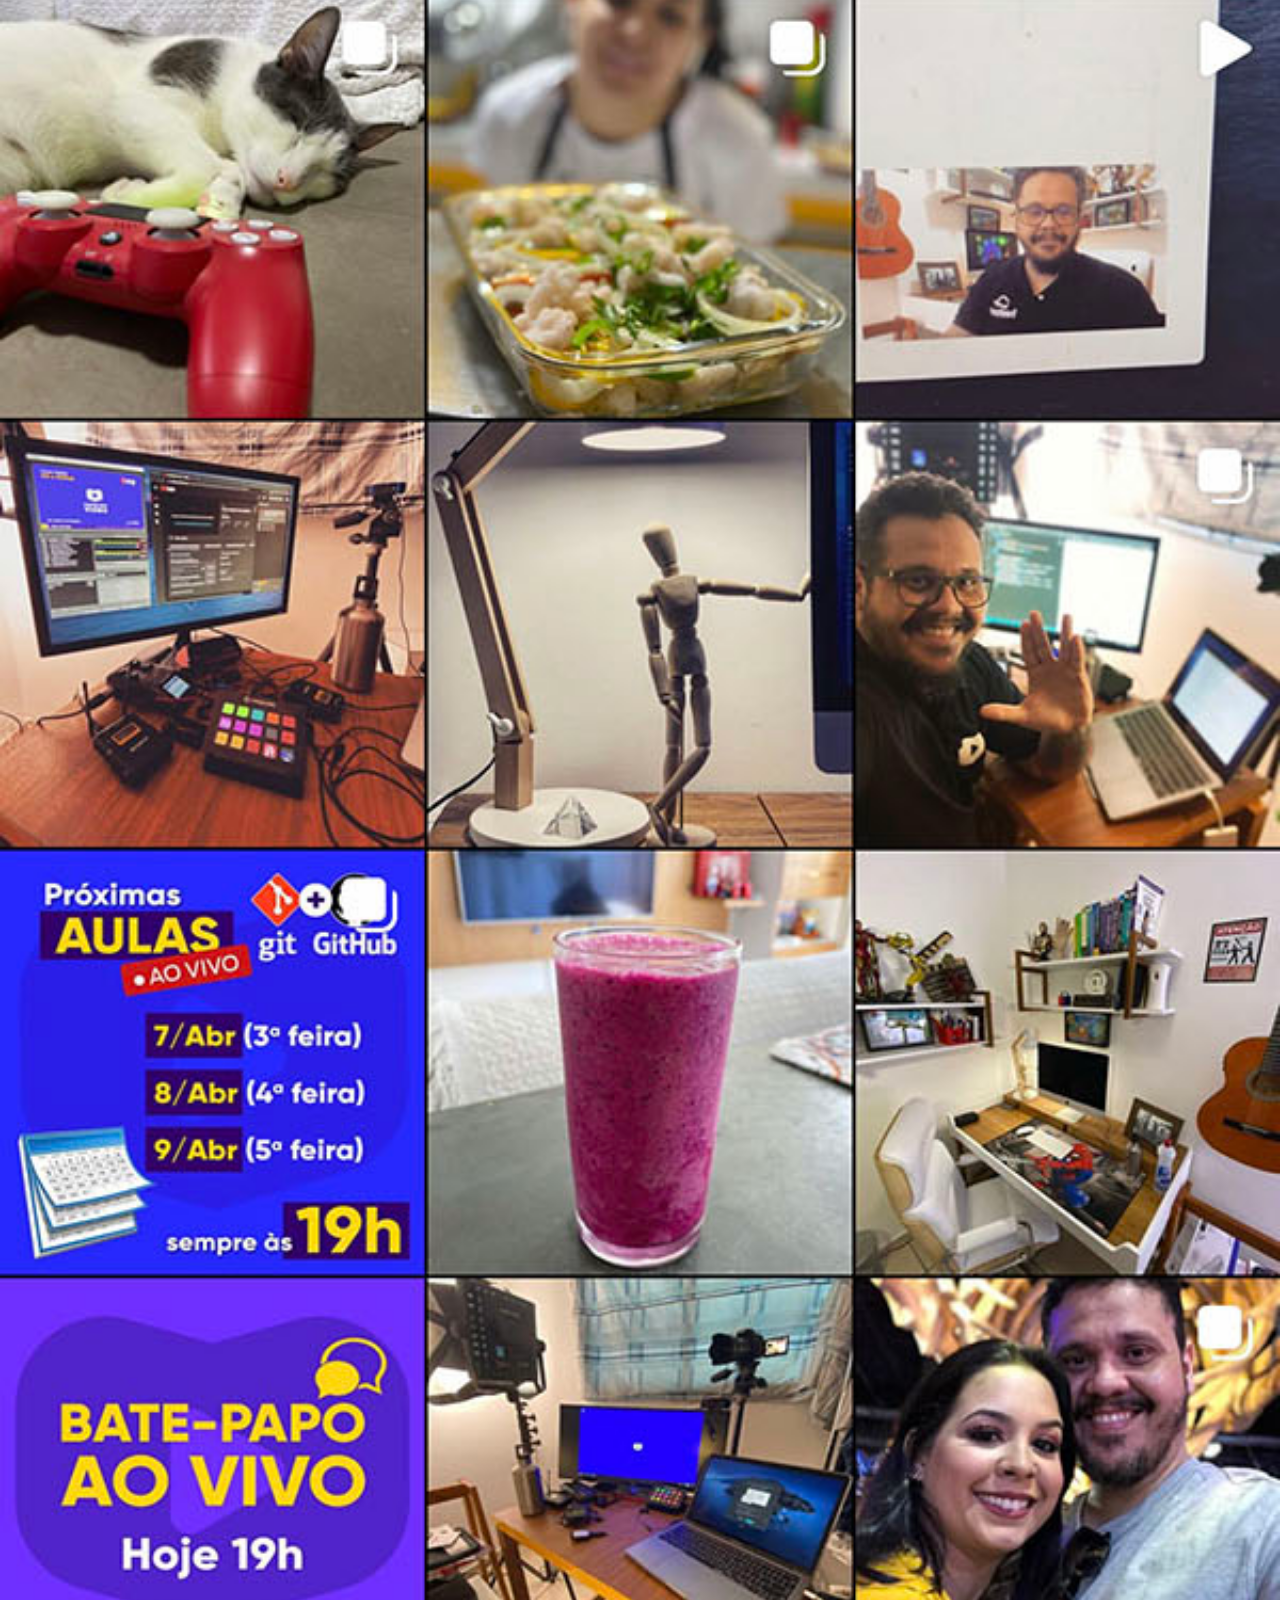
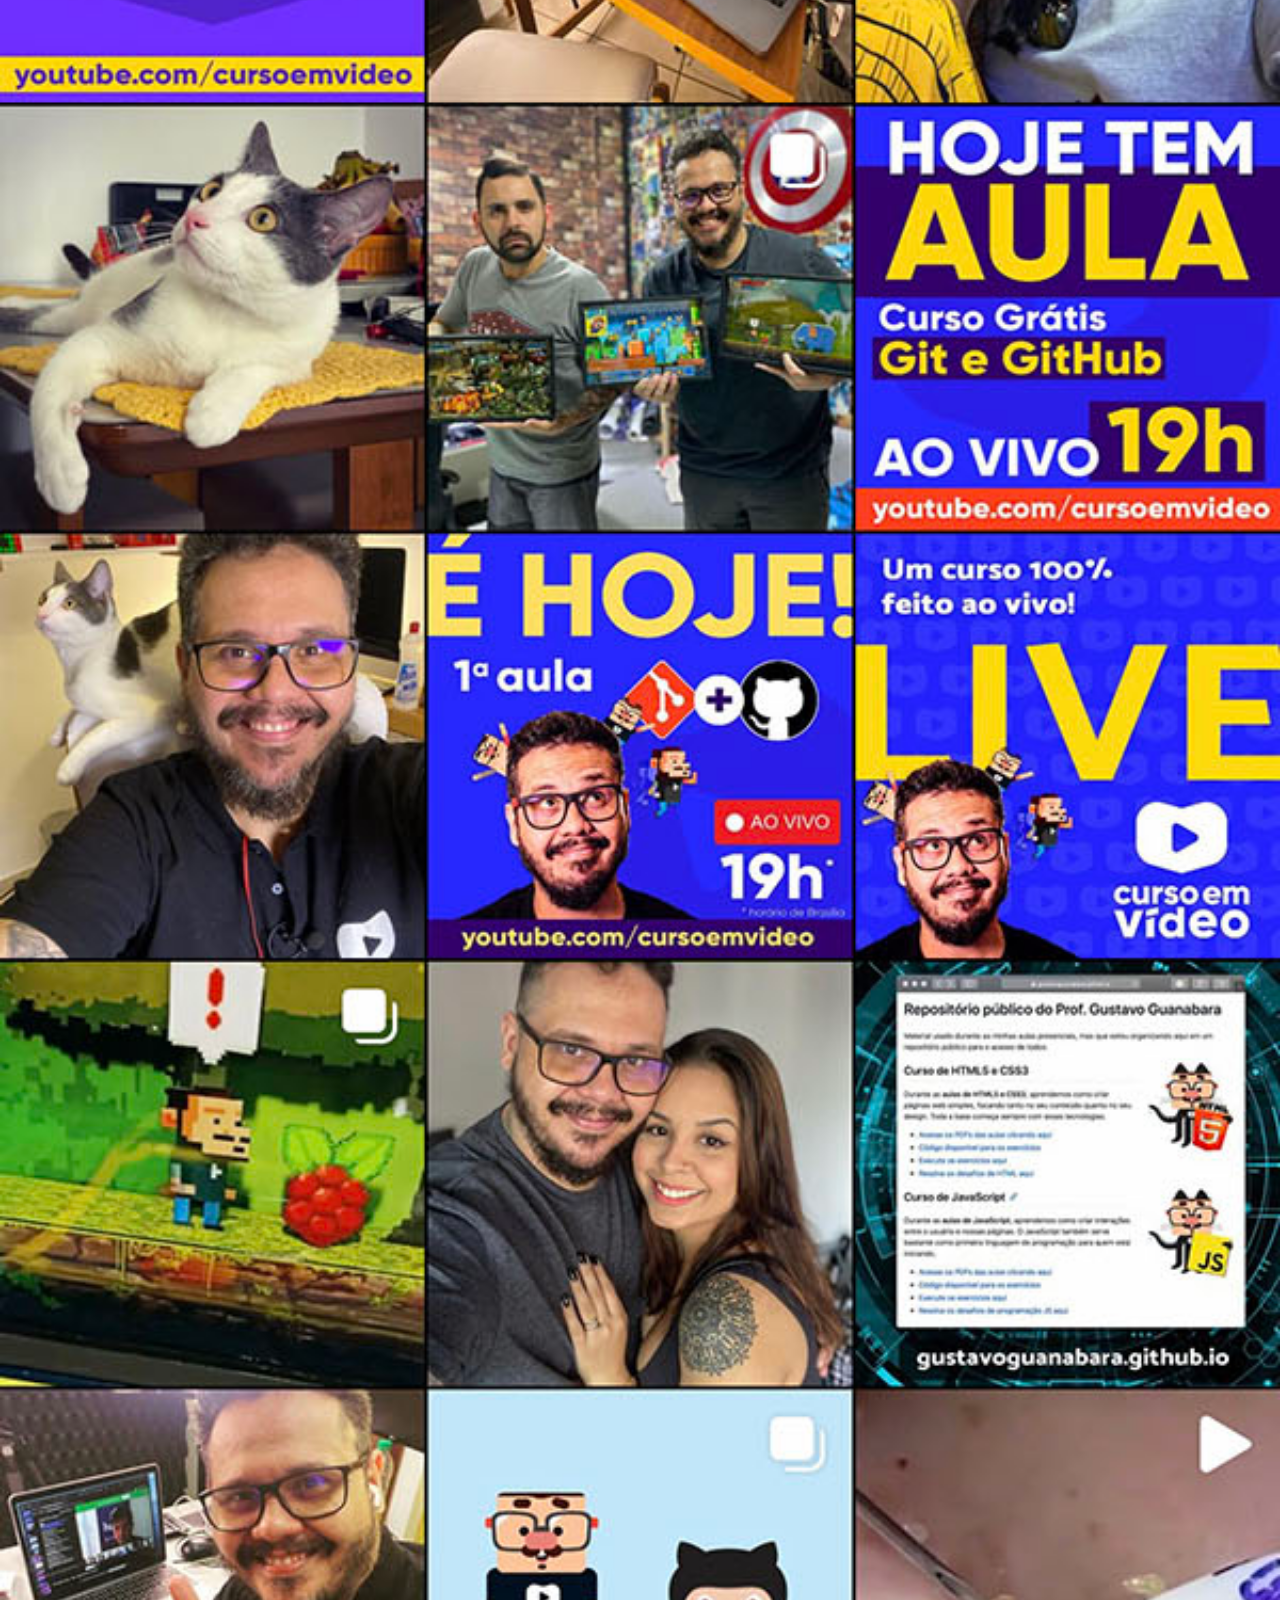
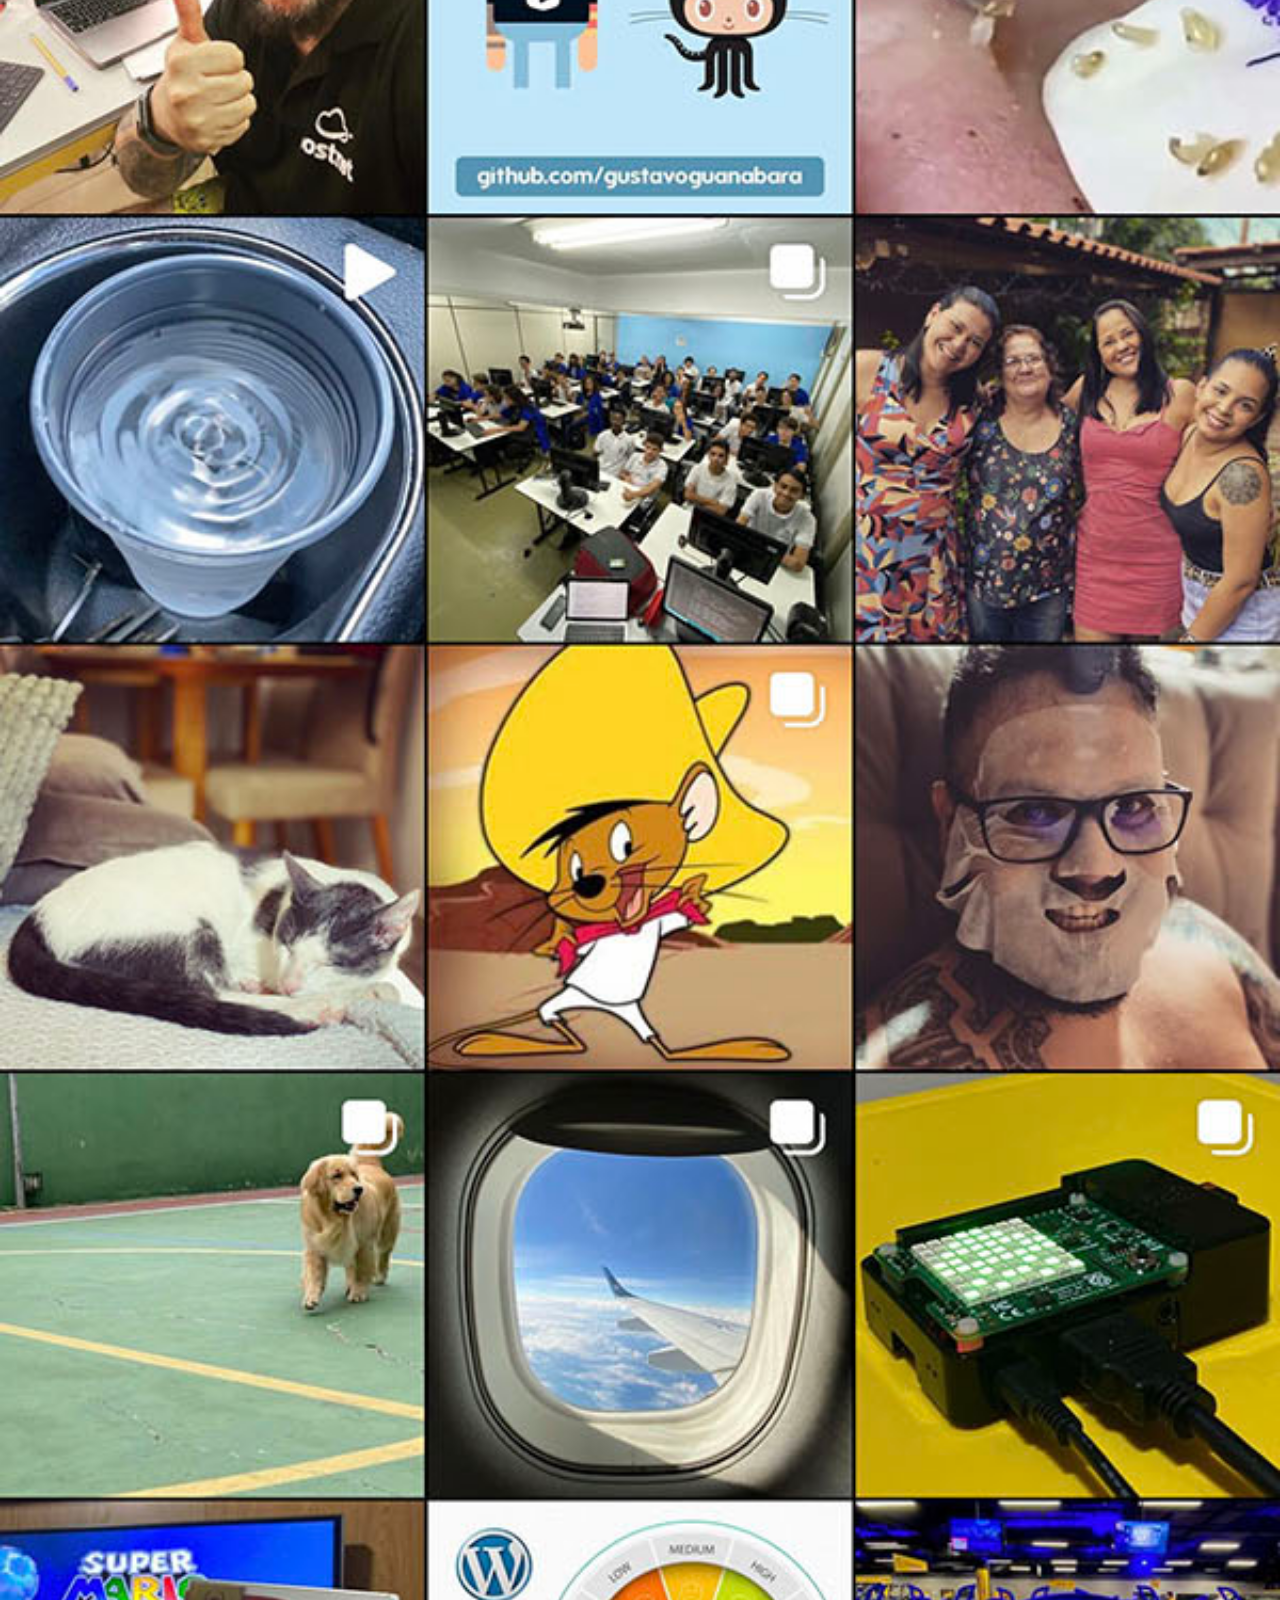
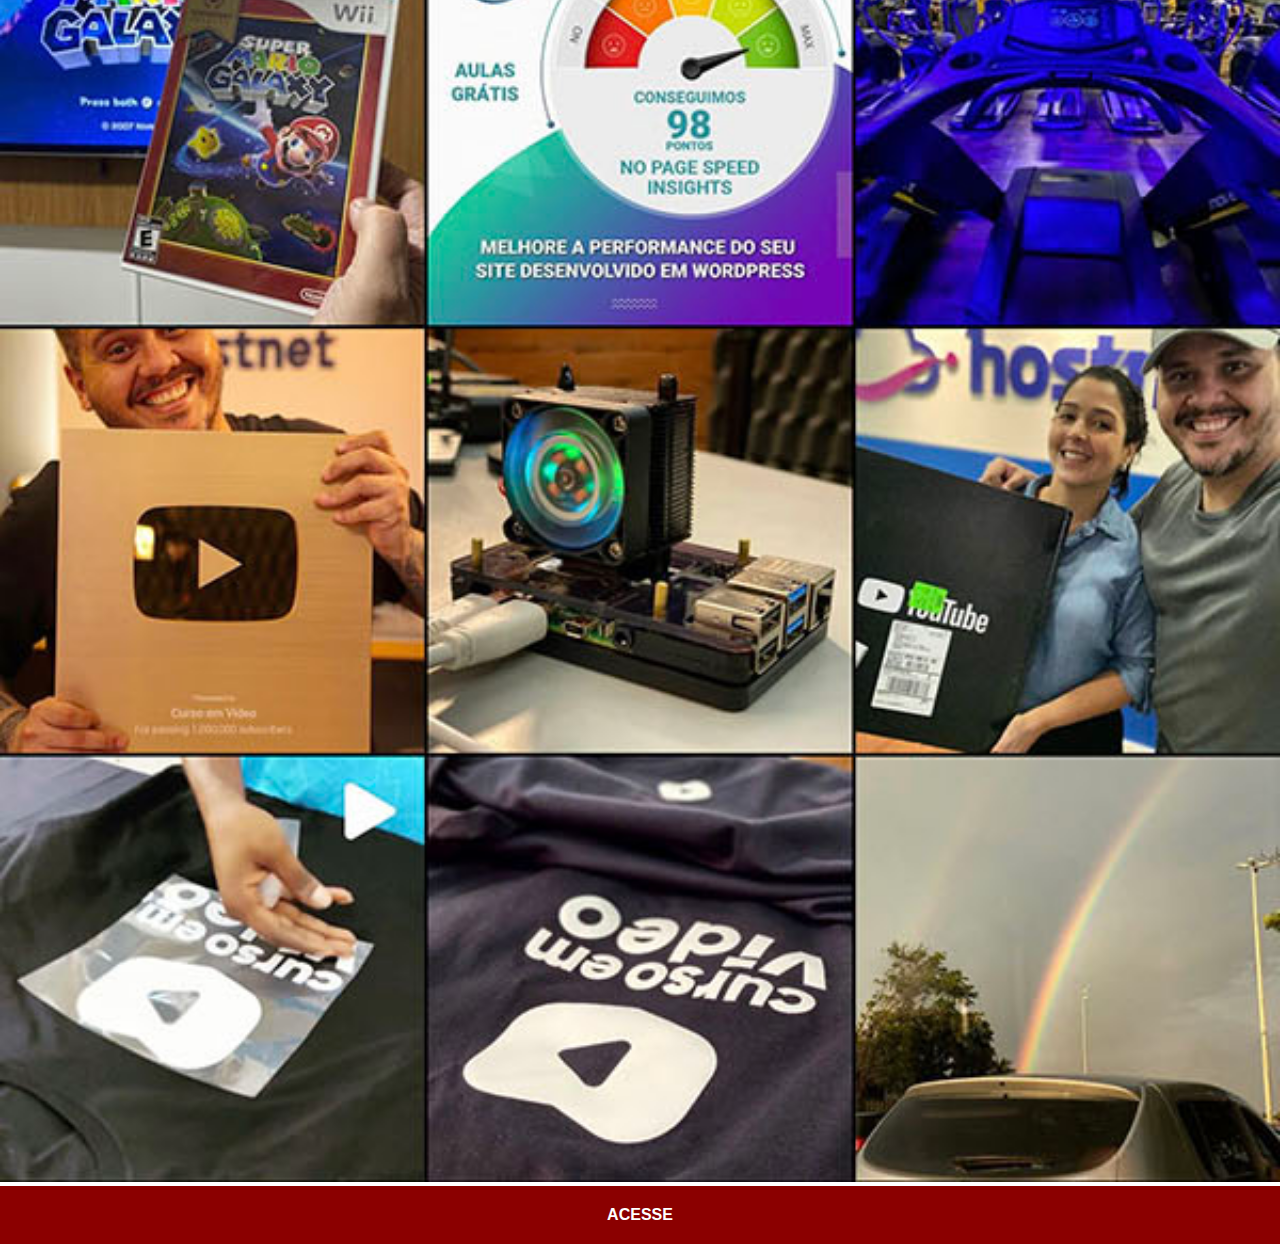
<file: instagram.html>
<!DOCTYPE html>
<html lang="pt-br">
<head>
    <meta charset="UTF-8">
    <meta name="viewport" content="width=device-width, initial-scale=1.0">
    <title>Instagram</title>
    <link rel="stylesheet" href="estilos/social.css">

</head>
<body>
    <img src="imagens/tela-instagram.jpg" alt="Instagram">
    <a href="https://www.instagram.com/gustavoguanabara/">ACESSE</a>
    
</body>
</html>
</file>
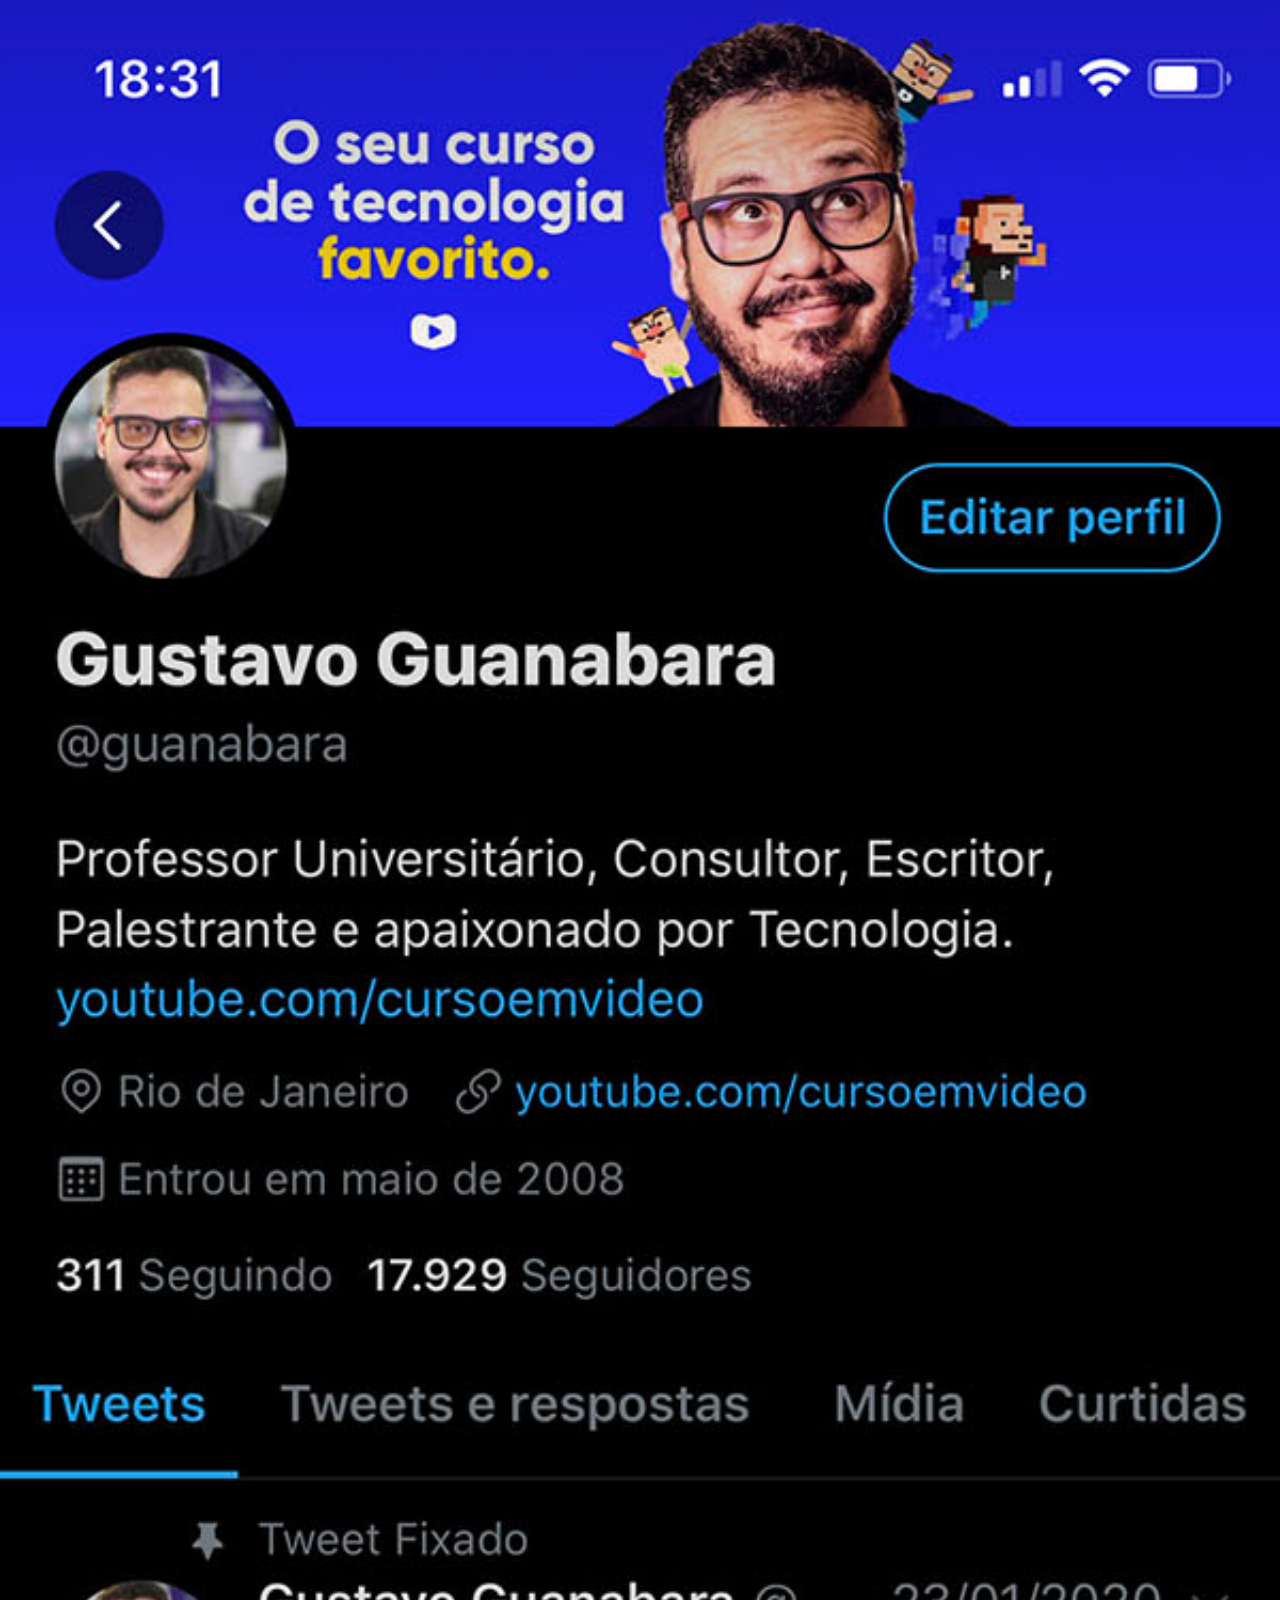
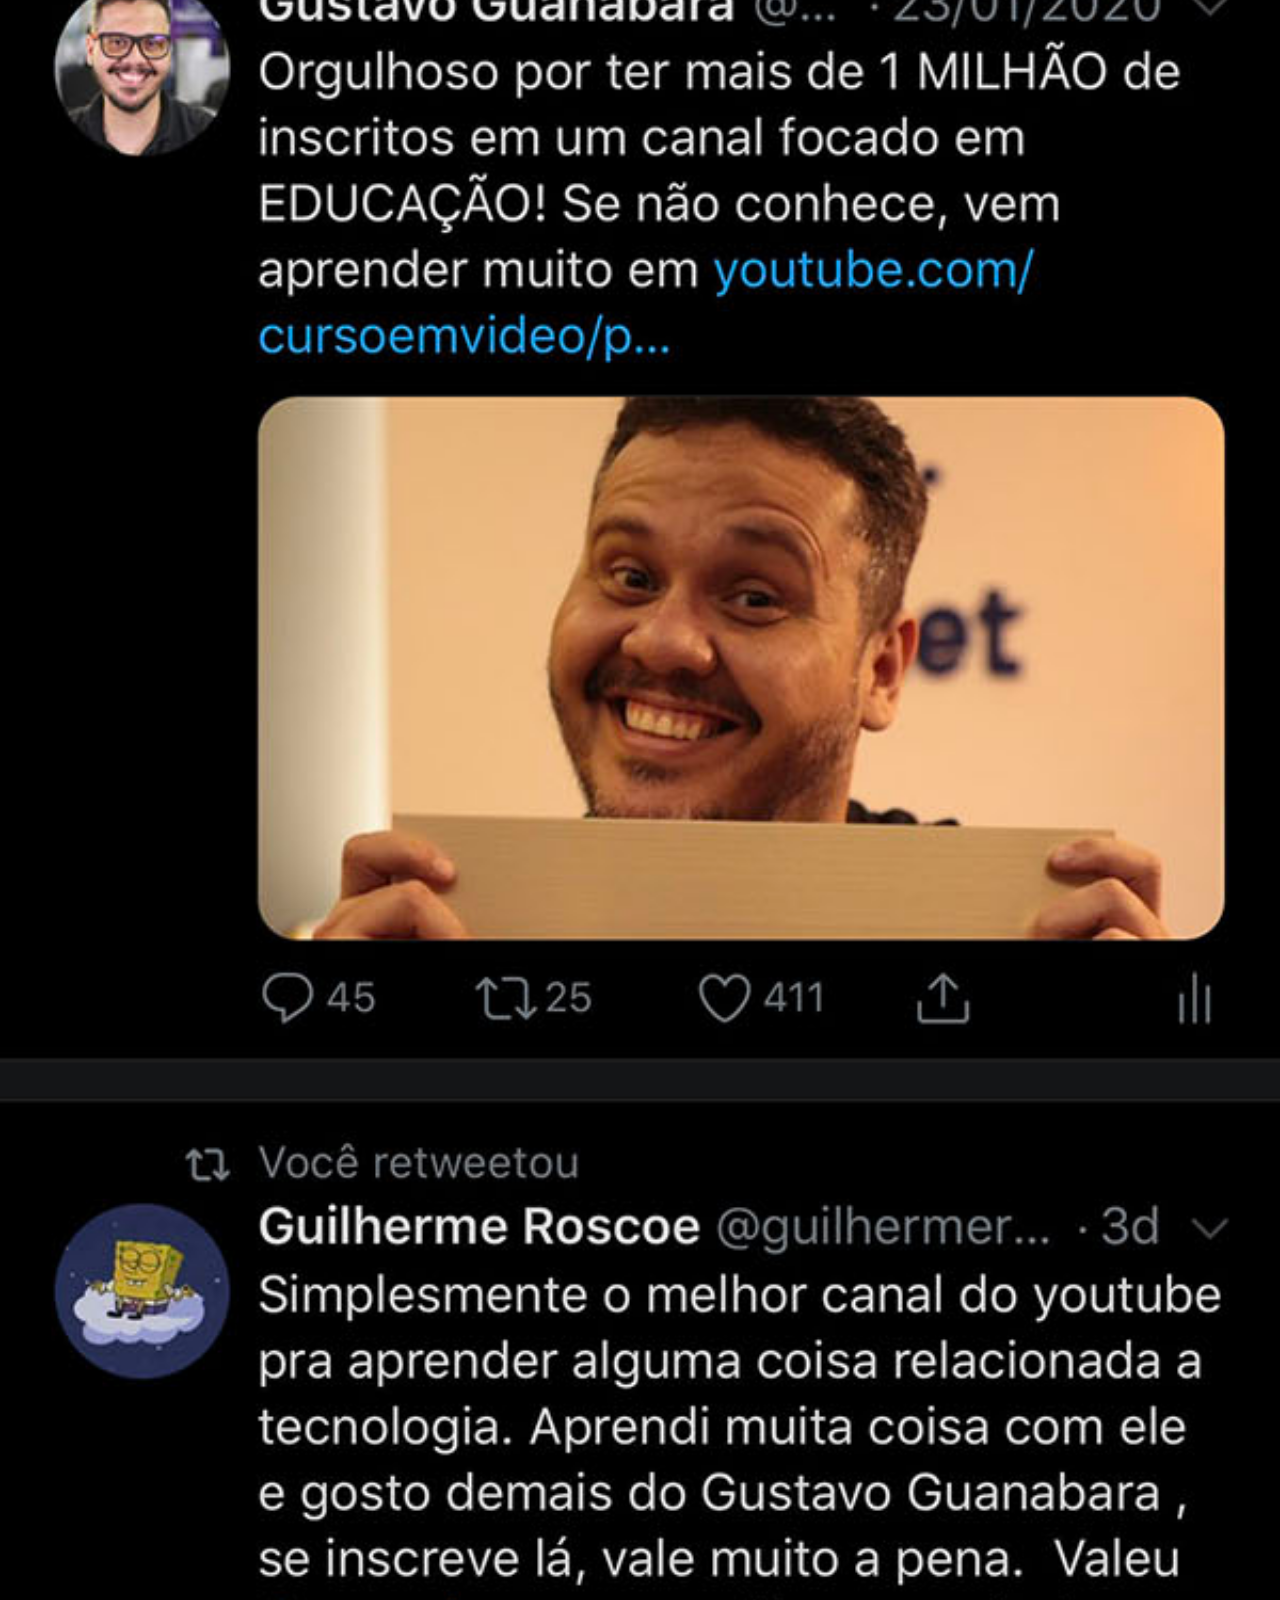
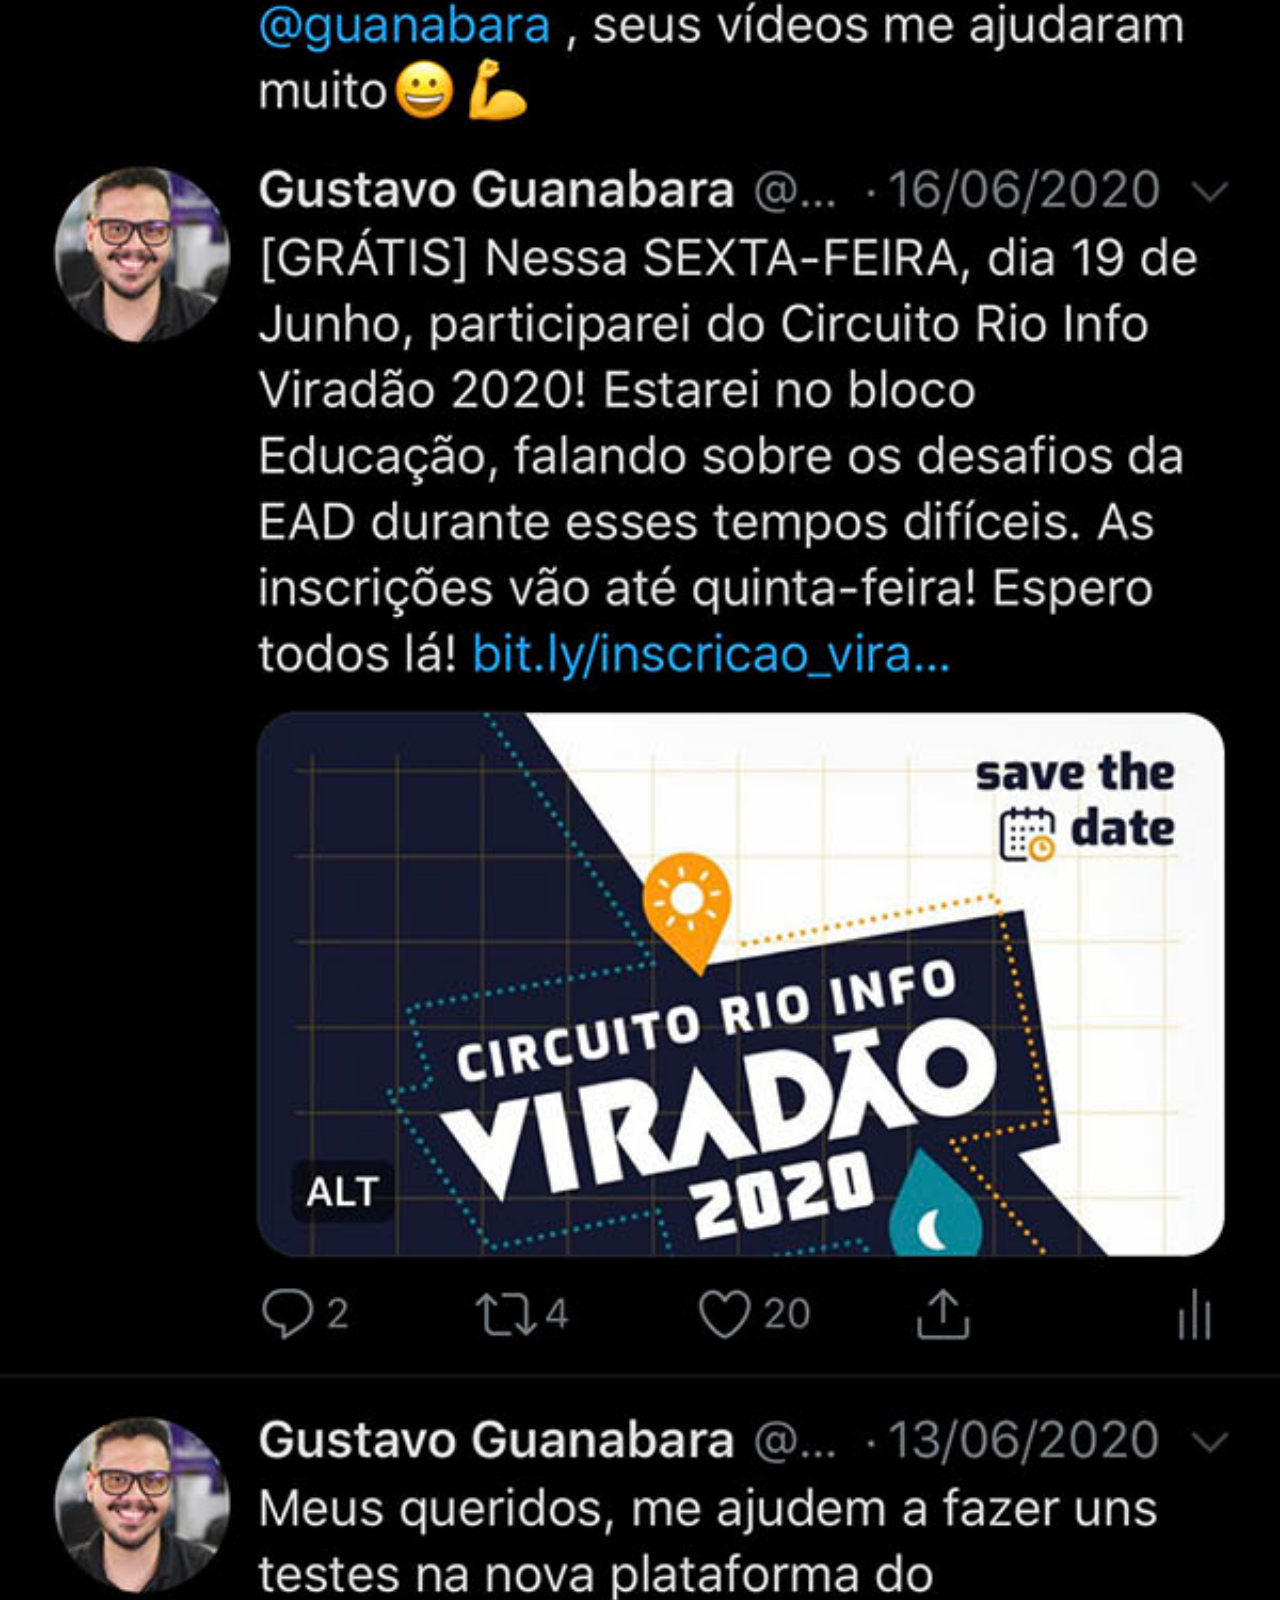
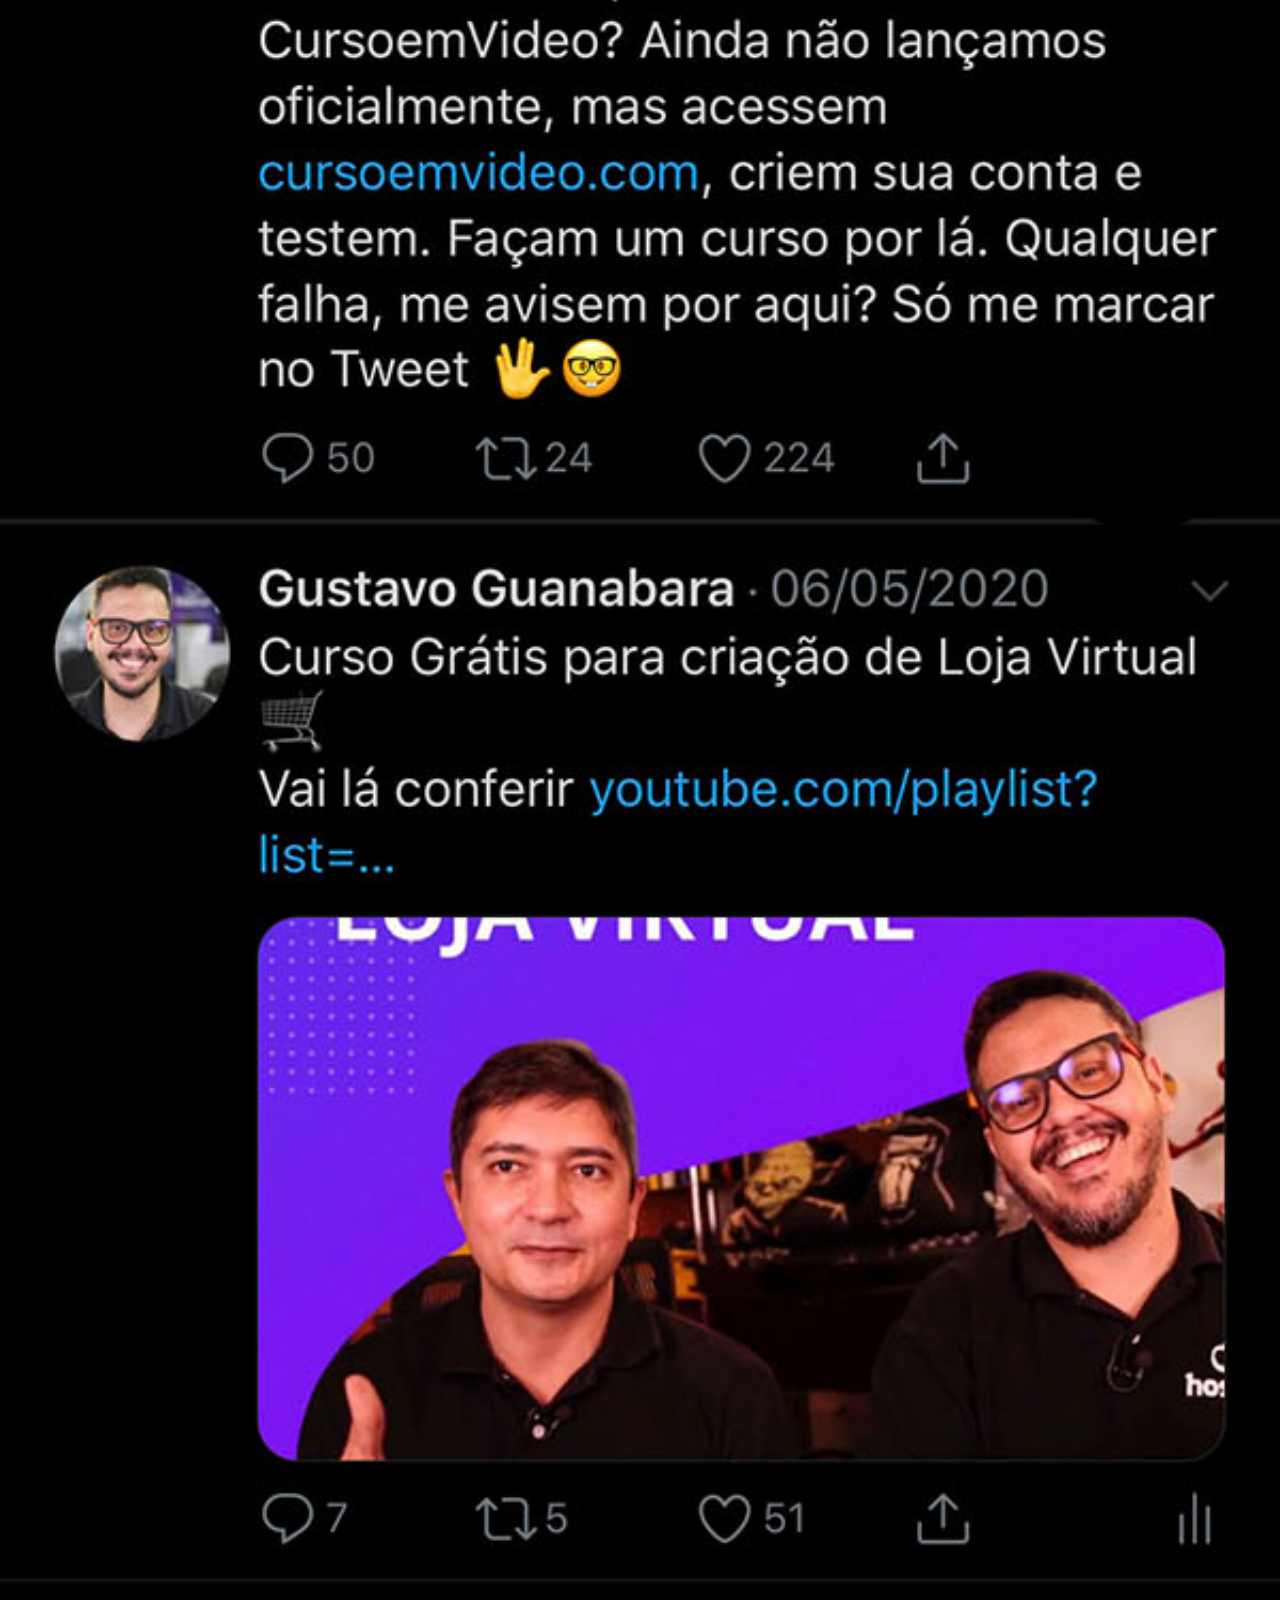
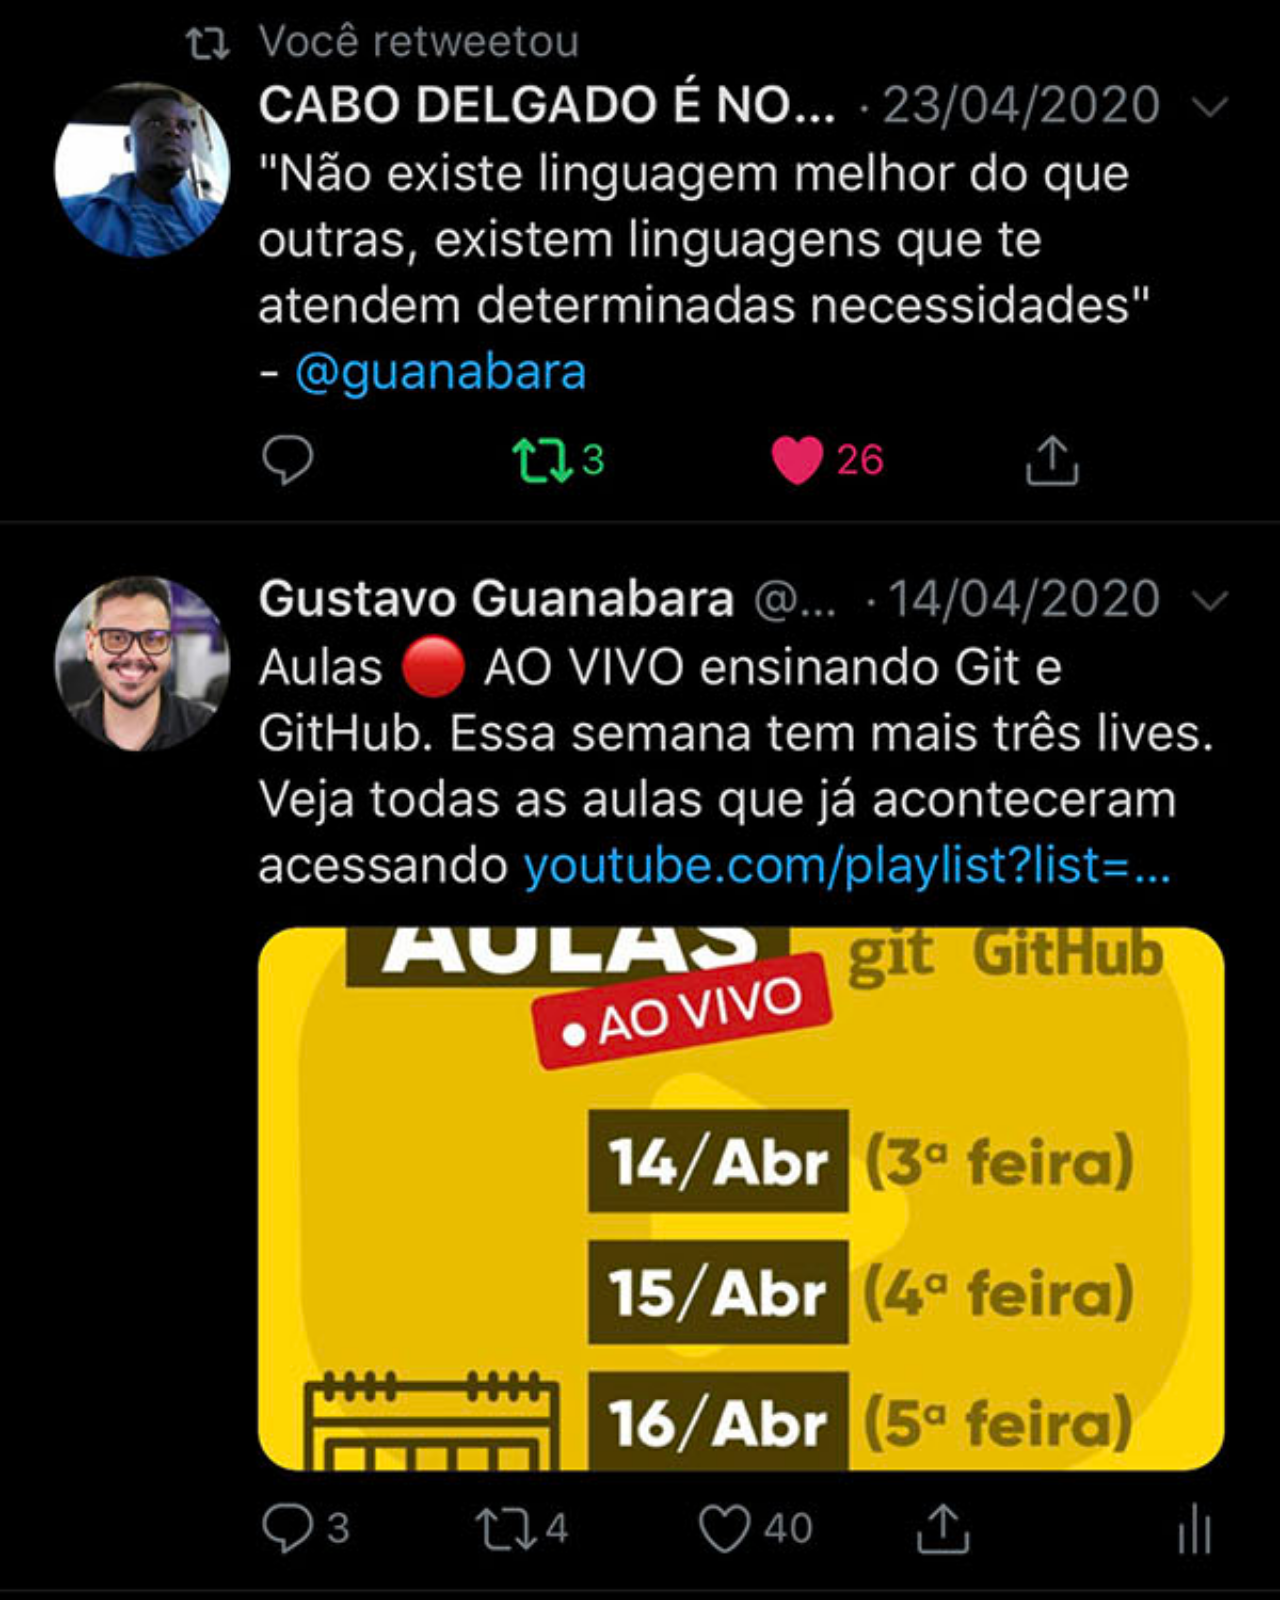
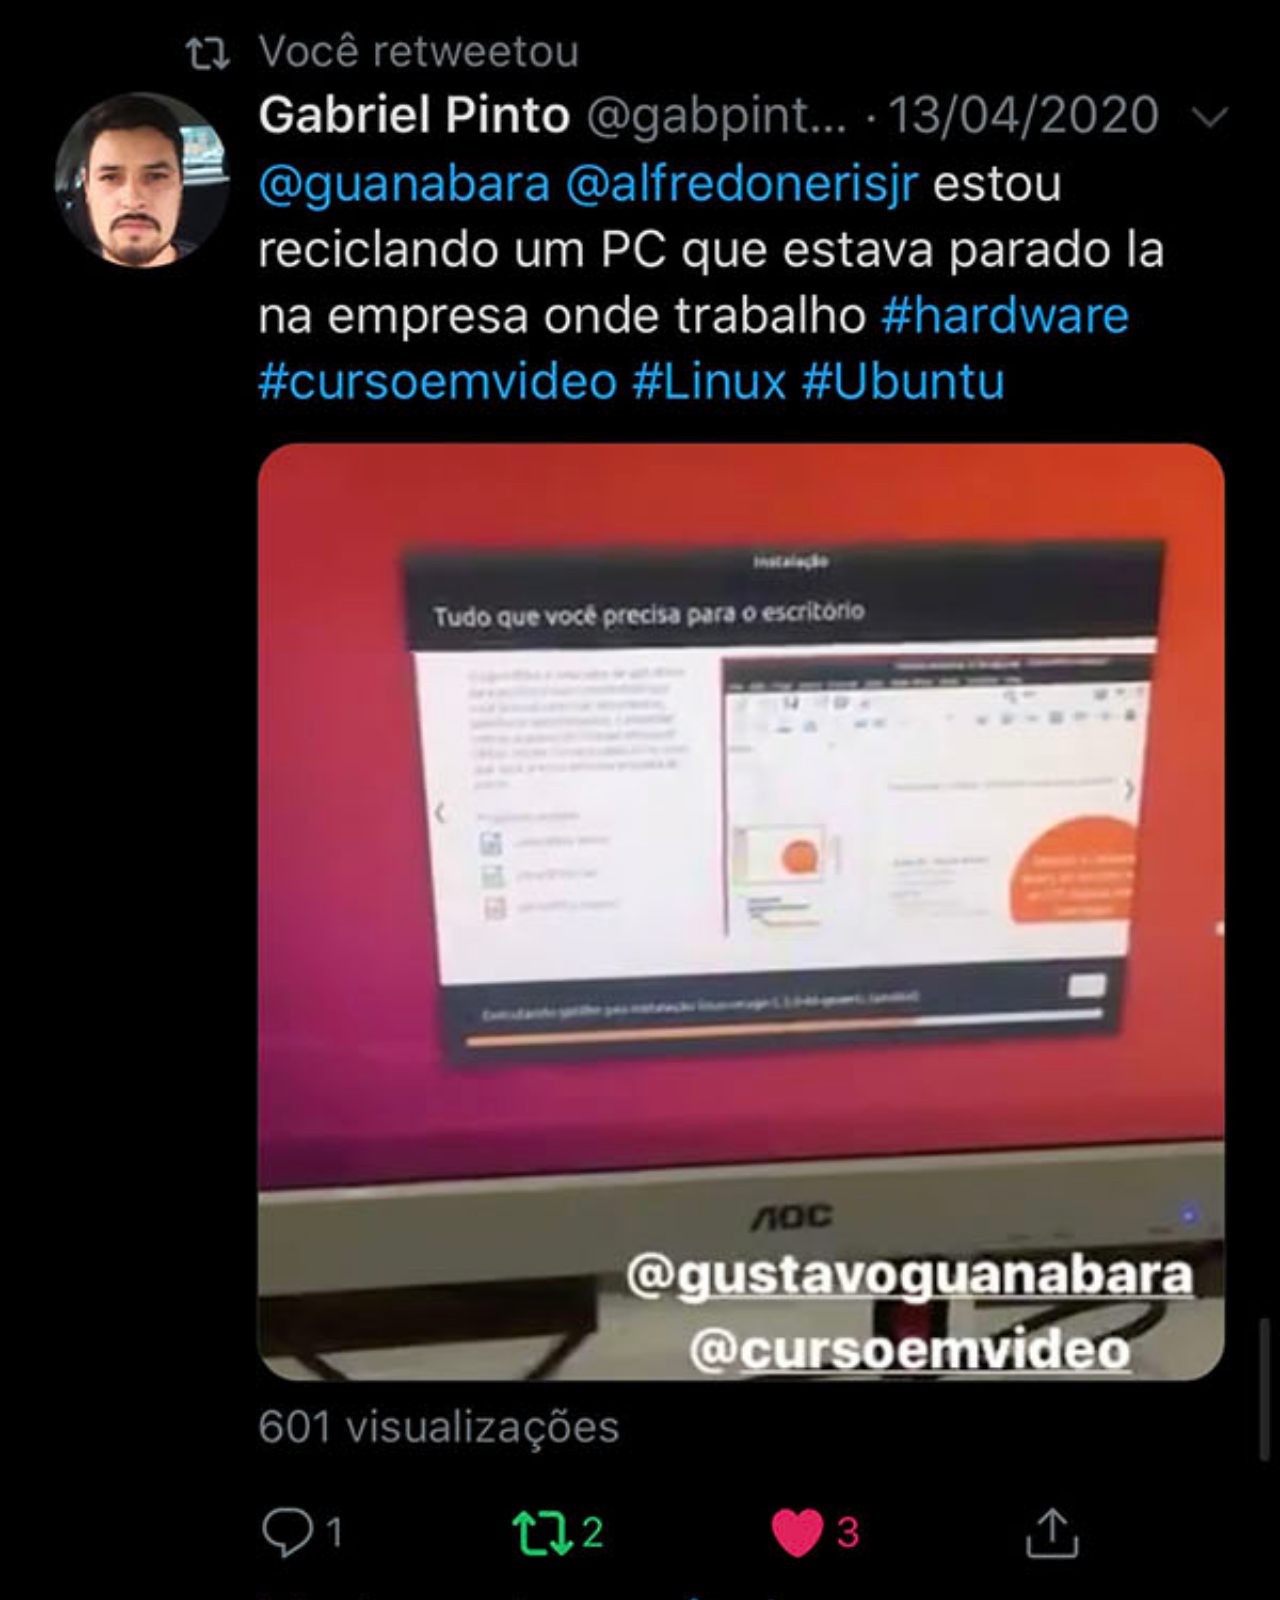
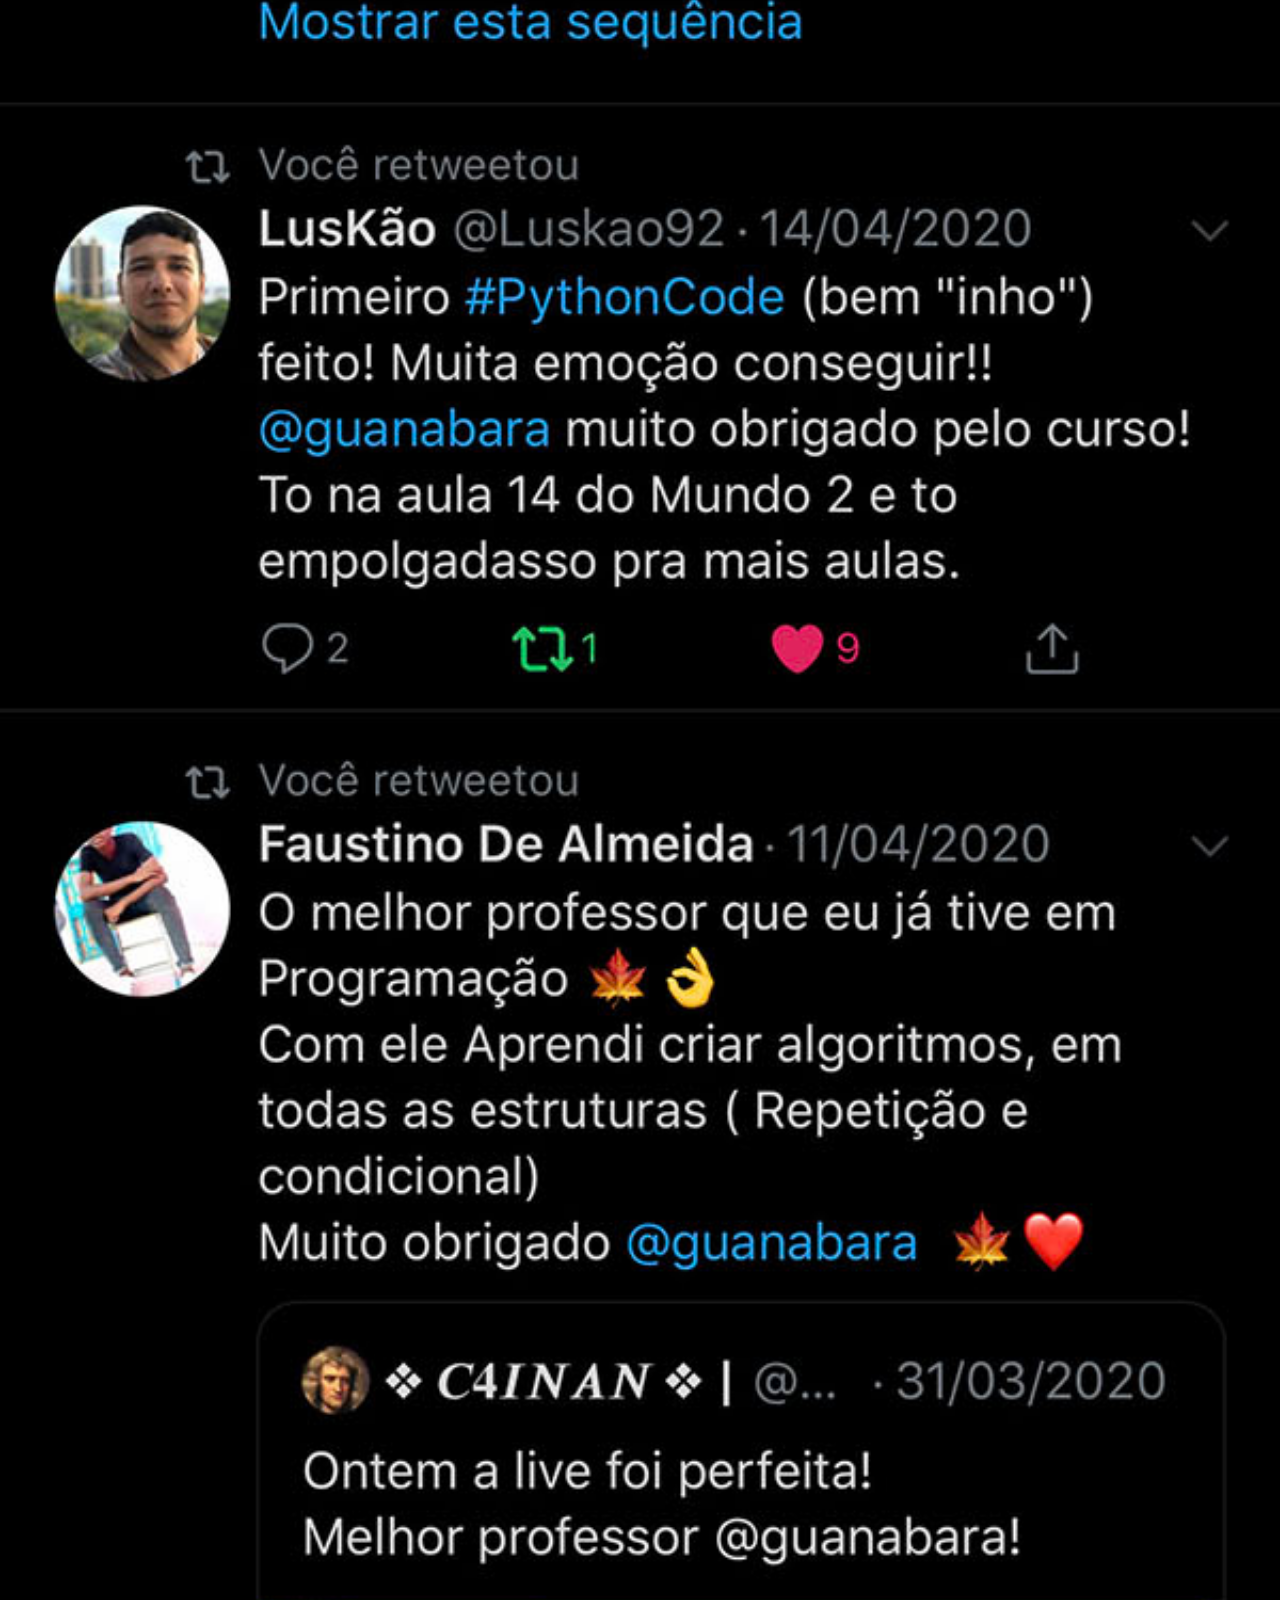
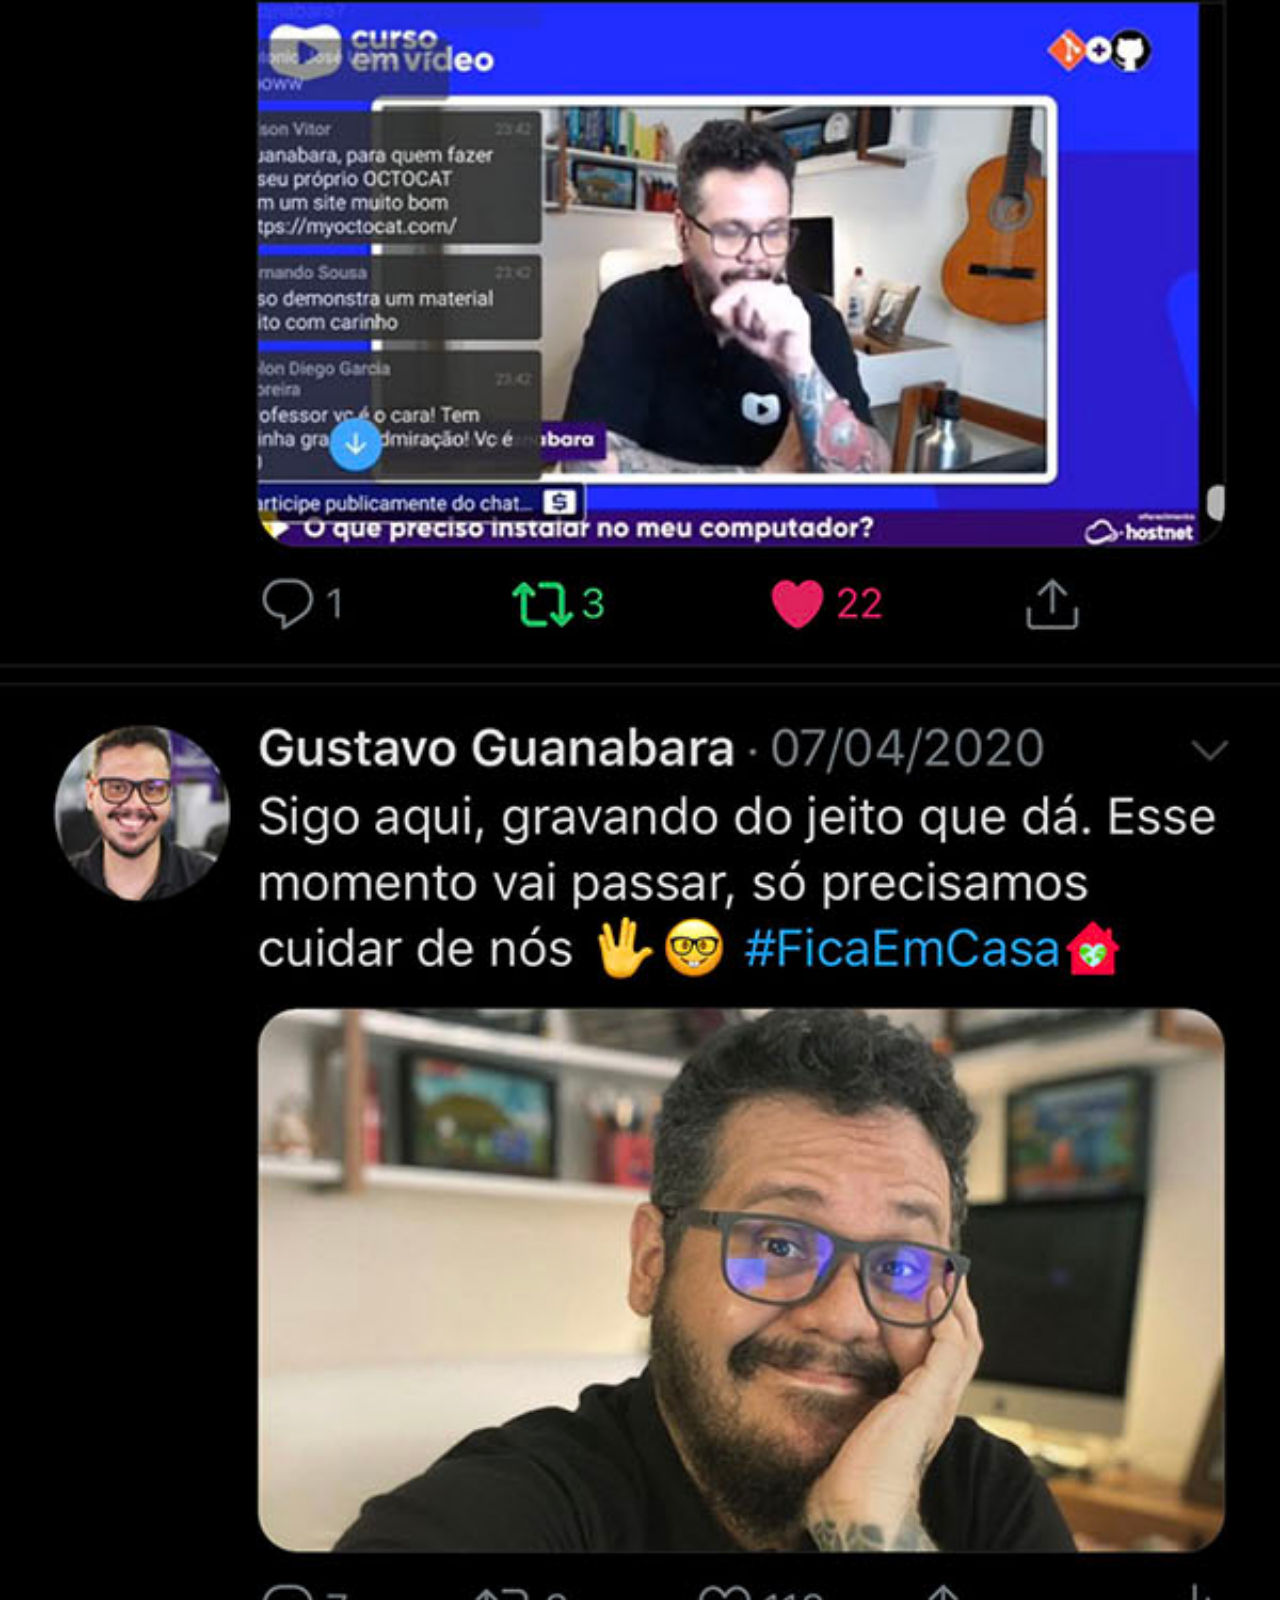
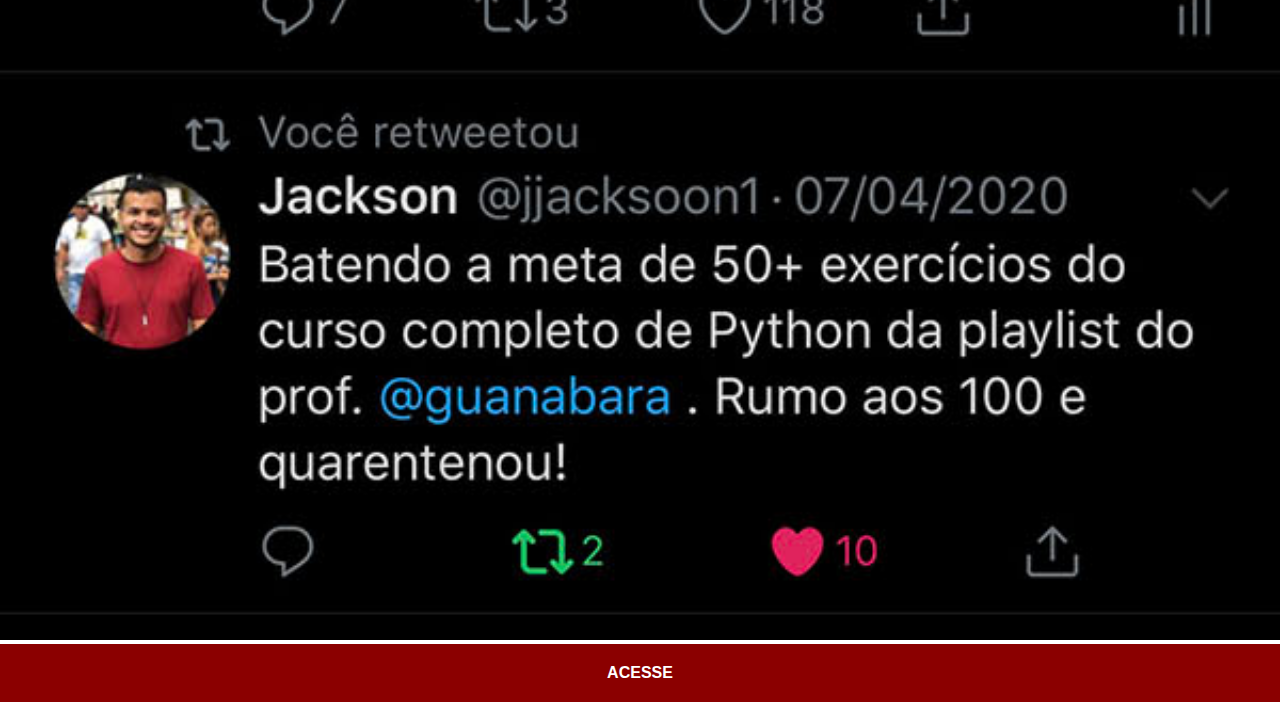
<file: twitter.html>
<!DOCTYPE html>
<html lang="pt-br">
<head>
    <meta charset="UTF-8">
    <meta name="viewport" content="width=device-width, initial-scale=1.0">
    <title>Twitter</title>
    <link rel="stylesheet" href="estilos/social.css">
</head>
<body>
    <img src="imagens/tela-twitter.jpg" alt="Twitter">
    <a href="https://x.com/guanabara" target="_blank">ACESSE</a>
    
</body>
</html>
</file>
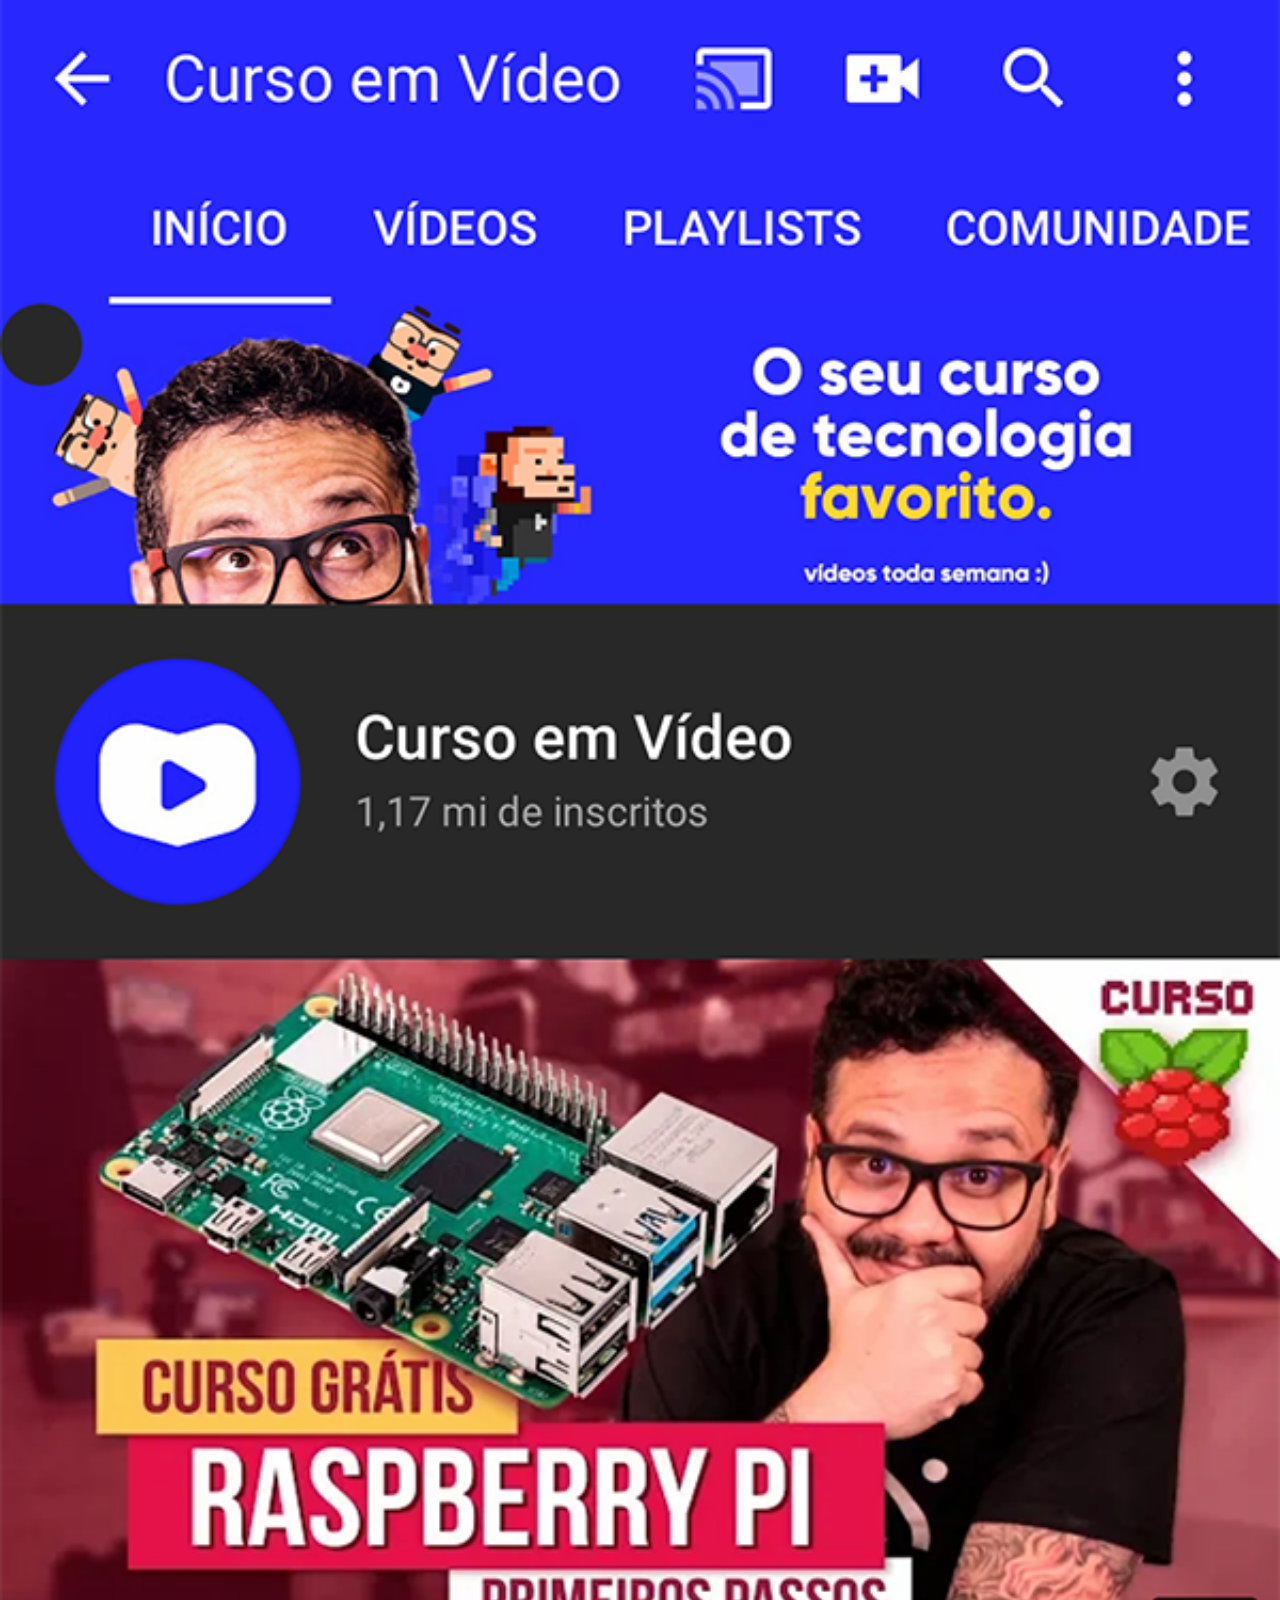
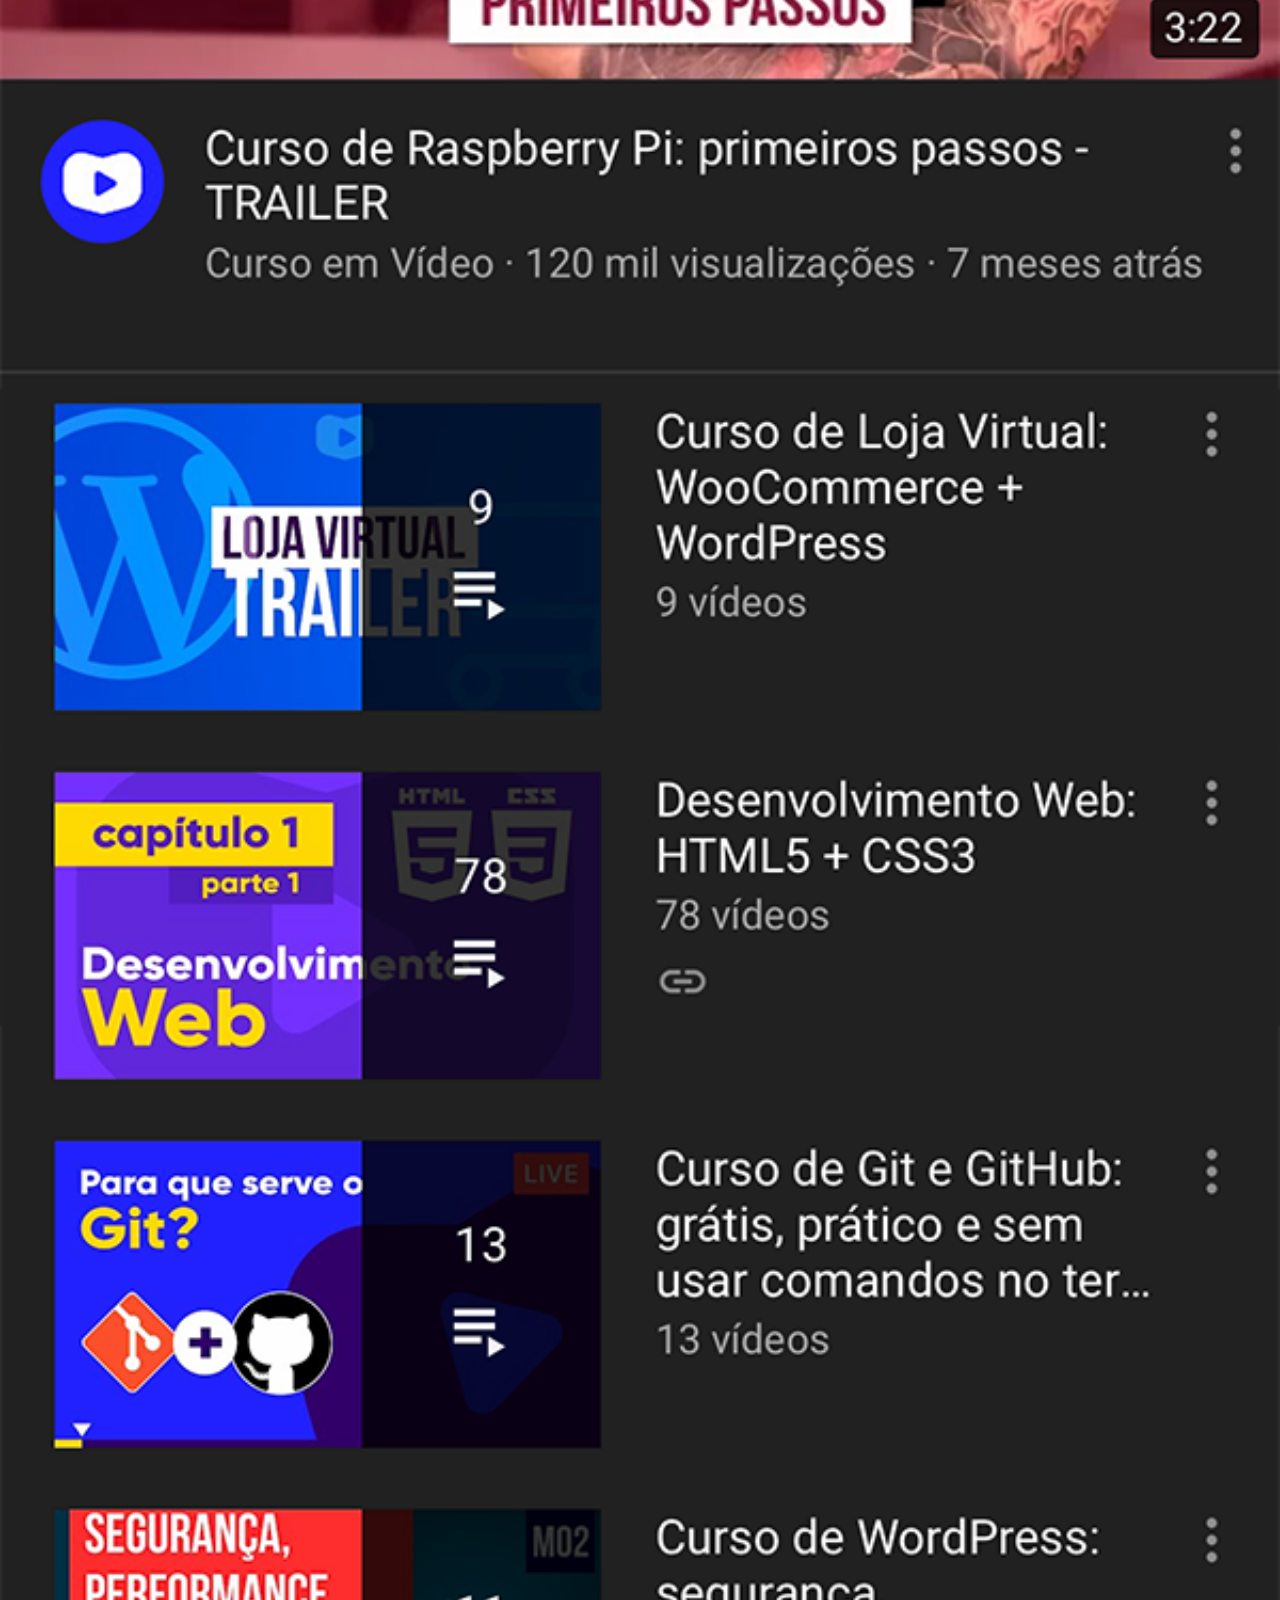
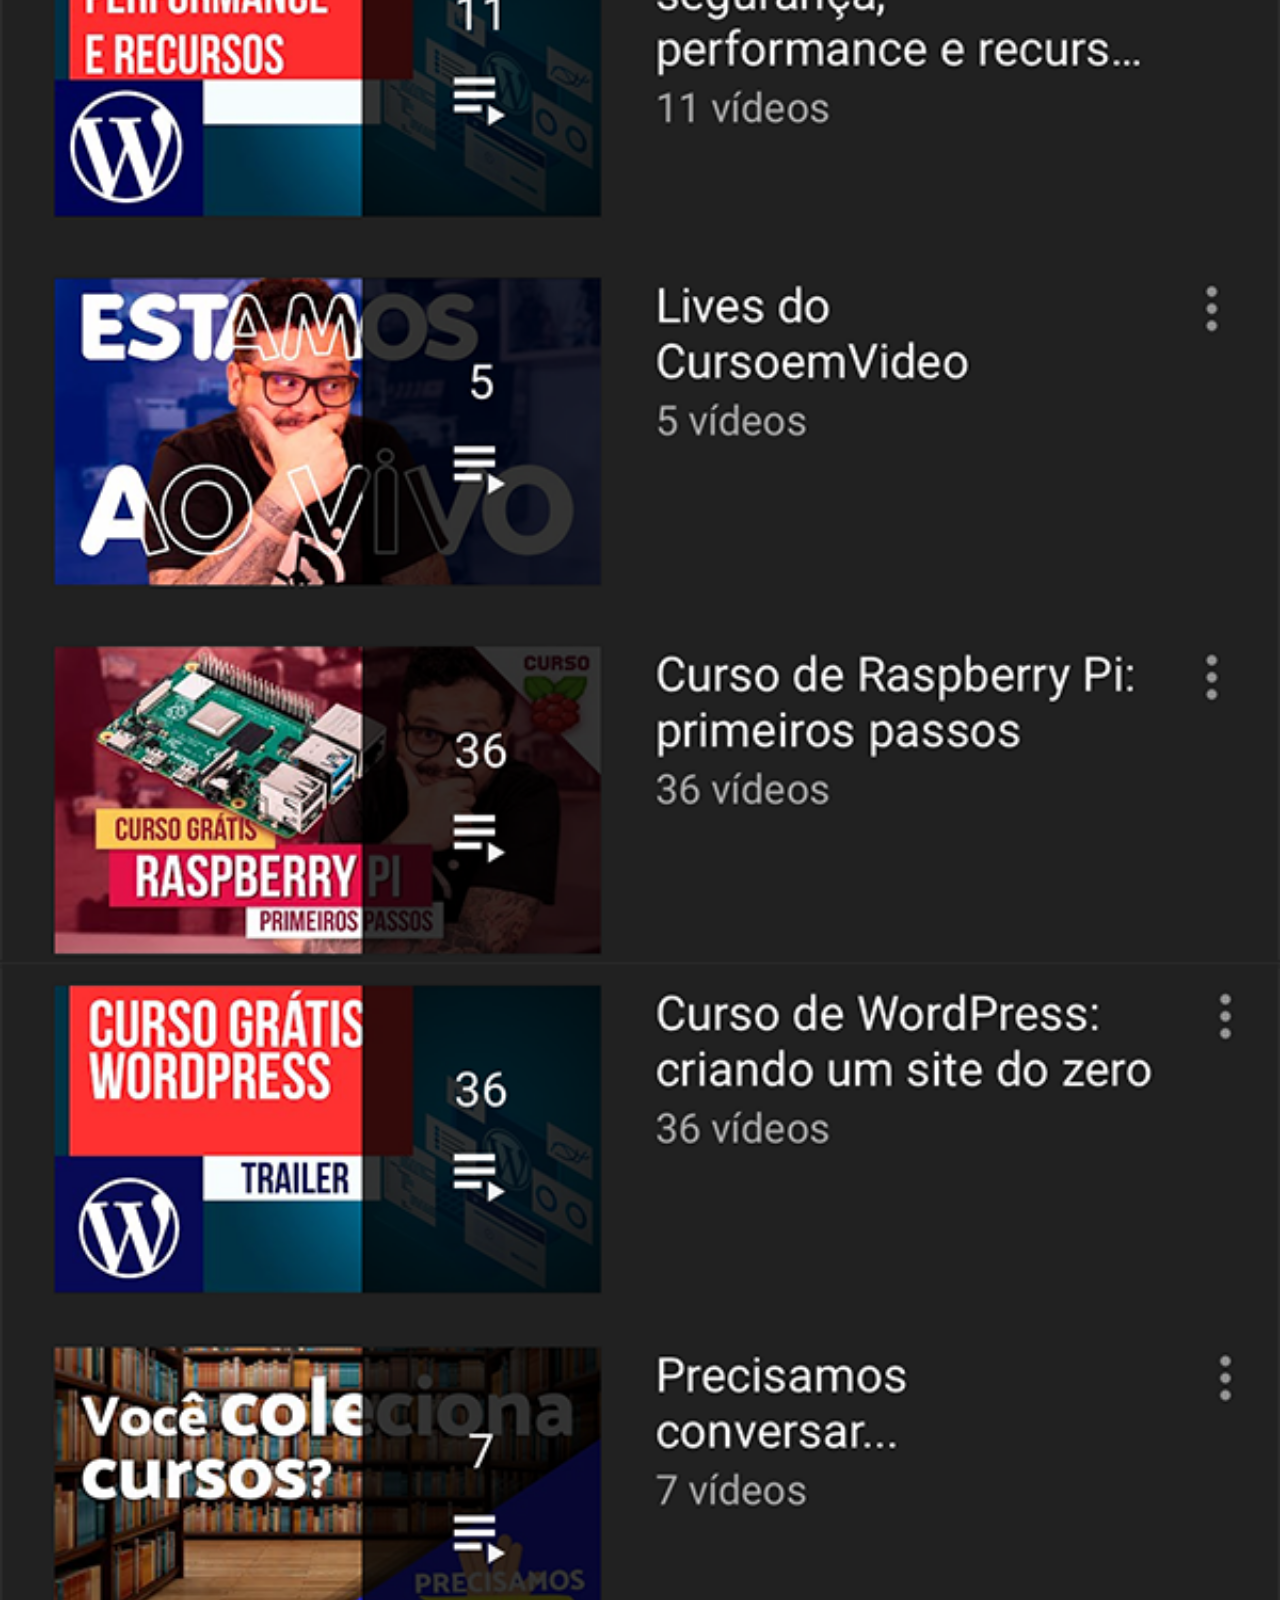
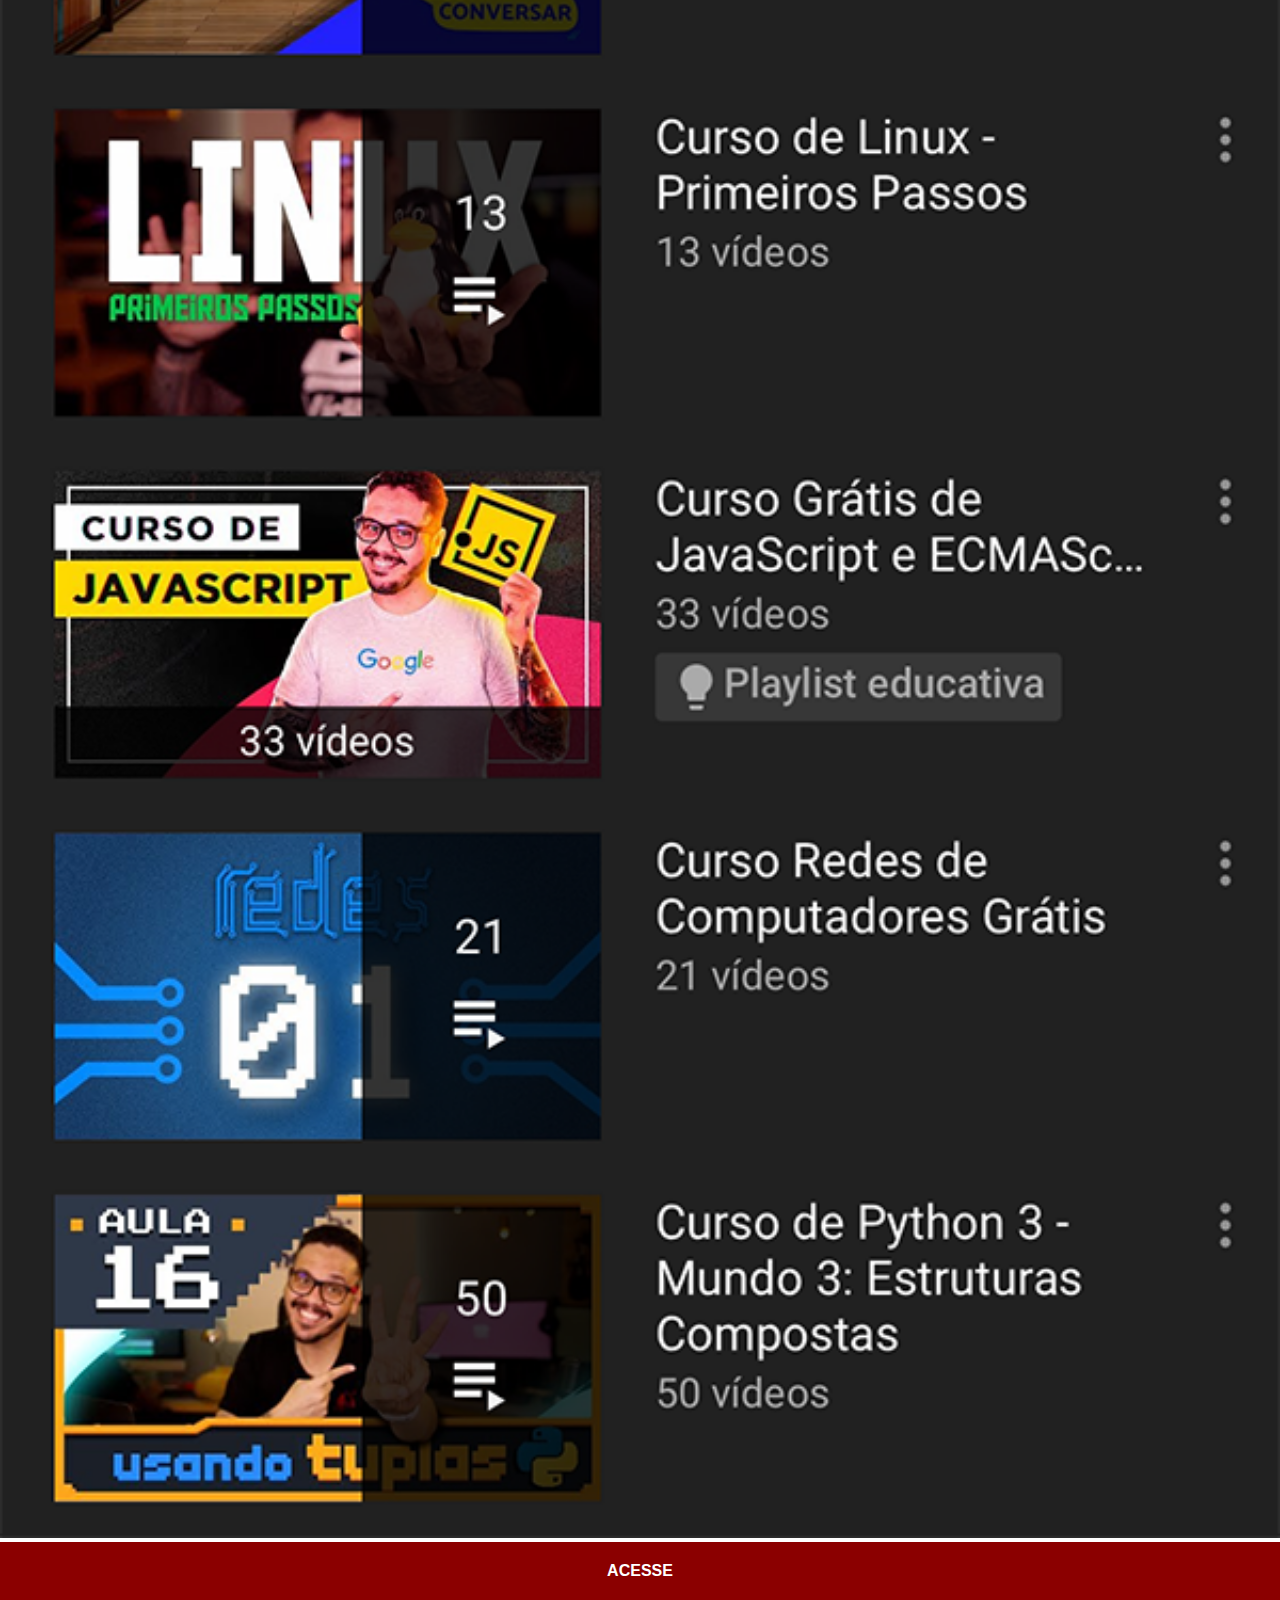
<file: youtube.html>
<!DOCTYPE html>
<html lang="pt-br">
<head>
    <meta charset="UTF-8">
    <meta name="viewport" content="width=device-width, initial-scale=1.0">
    <title>YouTube</title>

  <link rel="stylesheet" href="estilos/social.css">

</head>
<body>
    <img src="imagens/tela-youtube.png" alt="">
    <a href="https://www.youtube.com/c/CursoemV%C3%ADdeo/playlists" target="_blank">ACESSE</a>
    
</body>
</html>
</file>
<file: estilos/style.css>
@charset "UTF-8";

*{
margin: 0px;
padding: 0px;
font-family: Arial, Helvetica, sans-serif;
}

html, body{
   height: 100vh;
   width: 100vw;
   background-color: black;
}

body{
background: url('../imagens/fundo-madeira.jpg') no-repeat top center;
background-size: cover;
background-attachment: fixed;
}

main{
position: relative;
height: 100vh;
}

section#telefone {
position: absolute;
top: 50%;
left: 50%;
transform: translate(-50%, -50%);

height: 627px;
width: 311px;
background: url('../imagens/frame-iphone.png') no-repeat;
}

iframe#tela{
position: relative;
top: 80px;
left: 22px;
width: 267px;
height: 471px;
}

section#redes-sociais{
   text-align: right;
}

section#redes-sociais img{
  width: 50px;
  margin: 10px;
  border-radius: 50%;
  box-shadow: 2px 2px rgba(0, 0, 0, 0.400);
  box-sizing: border-box;
}

section#redes-sociais img:hover{
border: 2px solid rgba(255, 255, 255, 0.104);
transform: translate(-3px, -3px);
box-shadow: 5px 5px 10px rgba(0, 0, 0, 0.611);
transition: 0.3s; border: 1s

}
</file>
<file: estilos/social.css>
@charset "UTF-8";

*{
    margin: 0px;
    padding: 0px;
    font-family: Arial, Helvetica, sans-serif;
    }

    ::-webkit-scrollbar{
    width: 0px;
    height: 0px;
    }

    img{
    width: 100vw;
    }

    a{
    display: block;
    background-color: darkred;
    color: white;
    padding: 20px;
    text-align: center;
    font-weight: bolder;
    text-decoration: none;
    }

    a:hover{
    background-color: red;
    }
</file>
